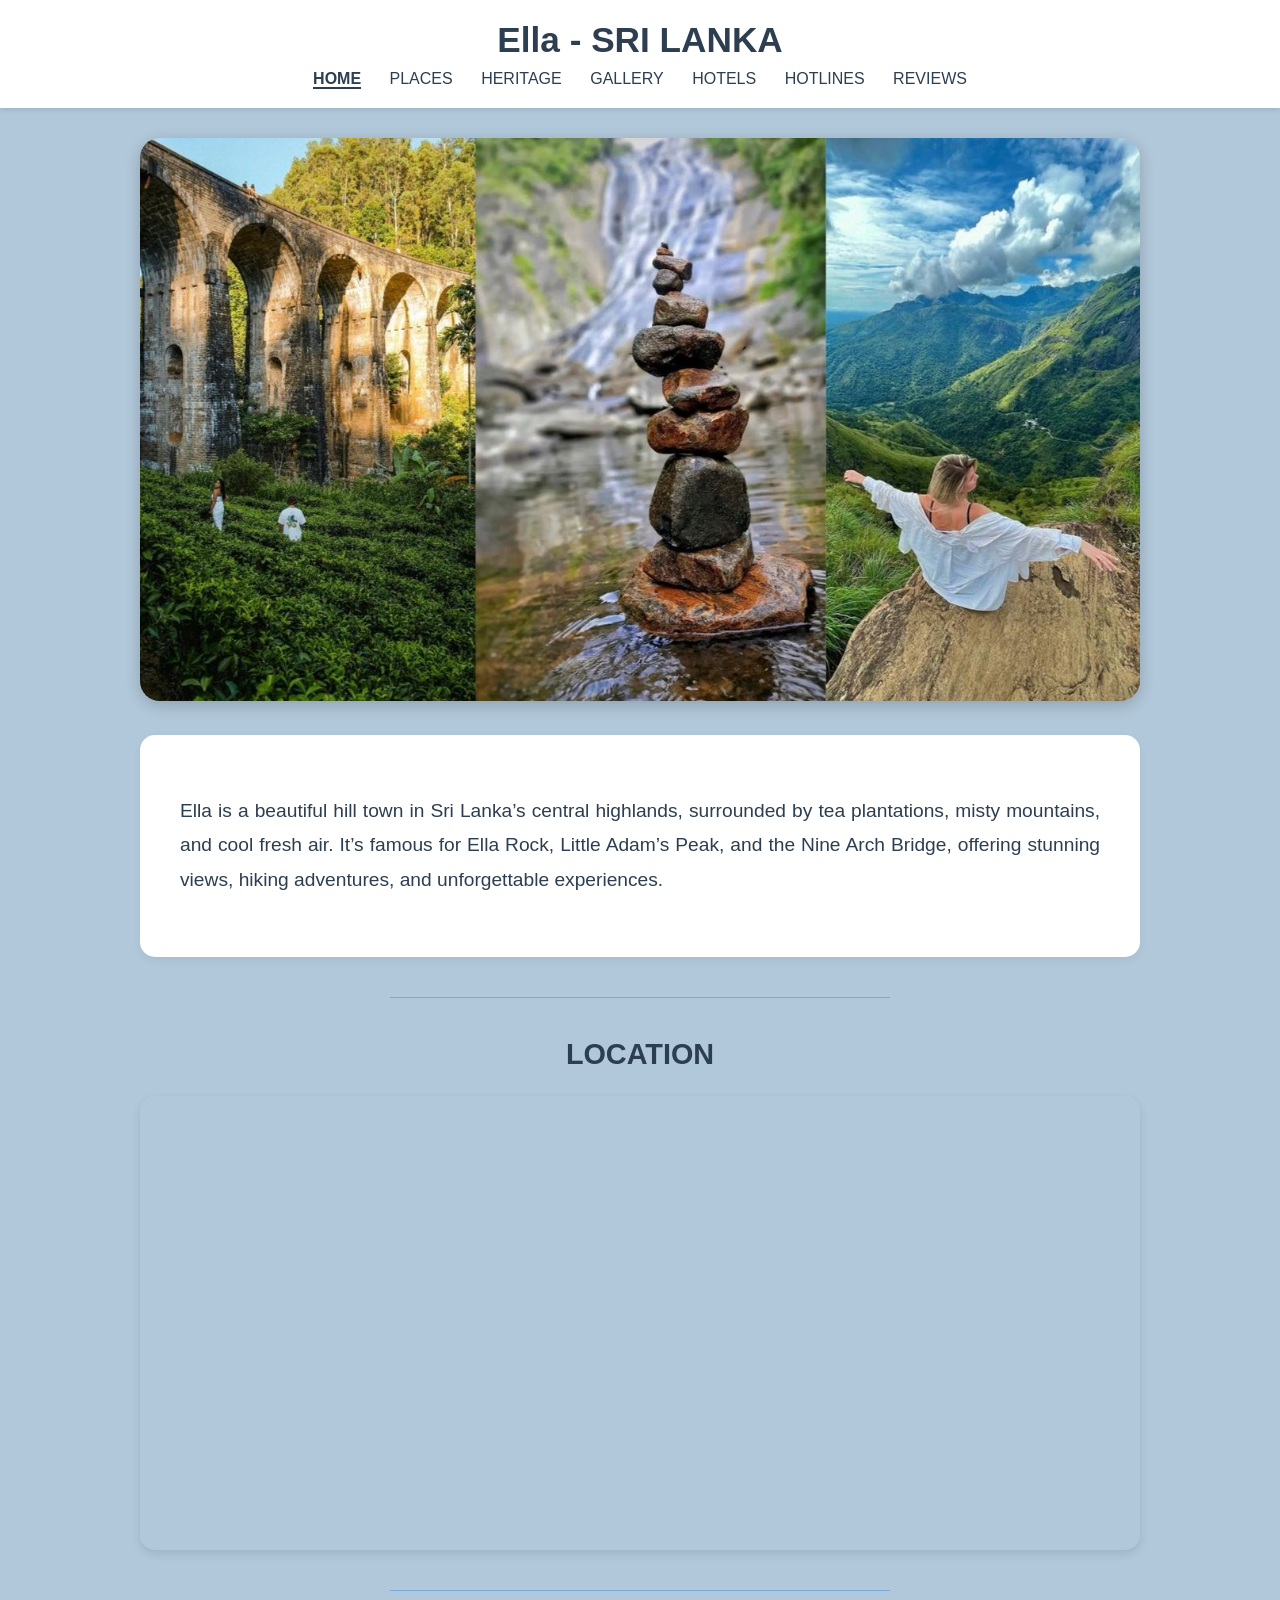
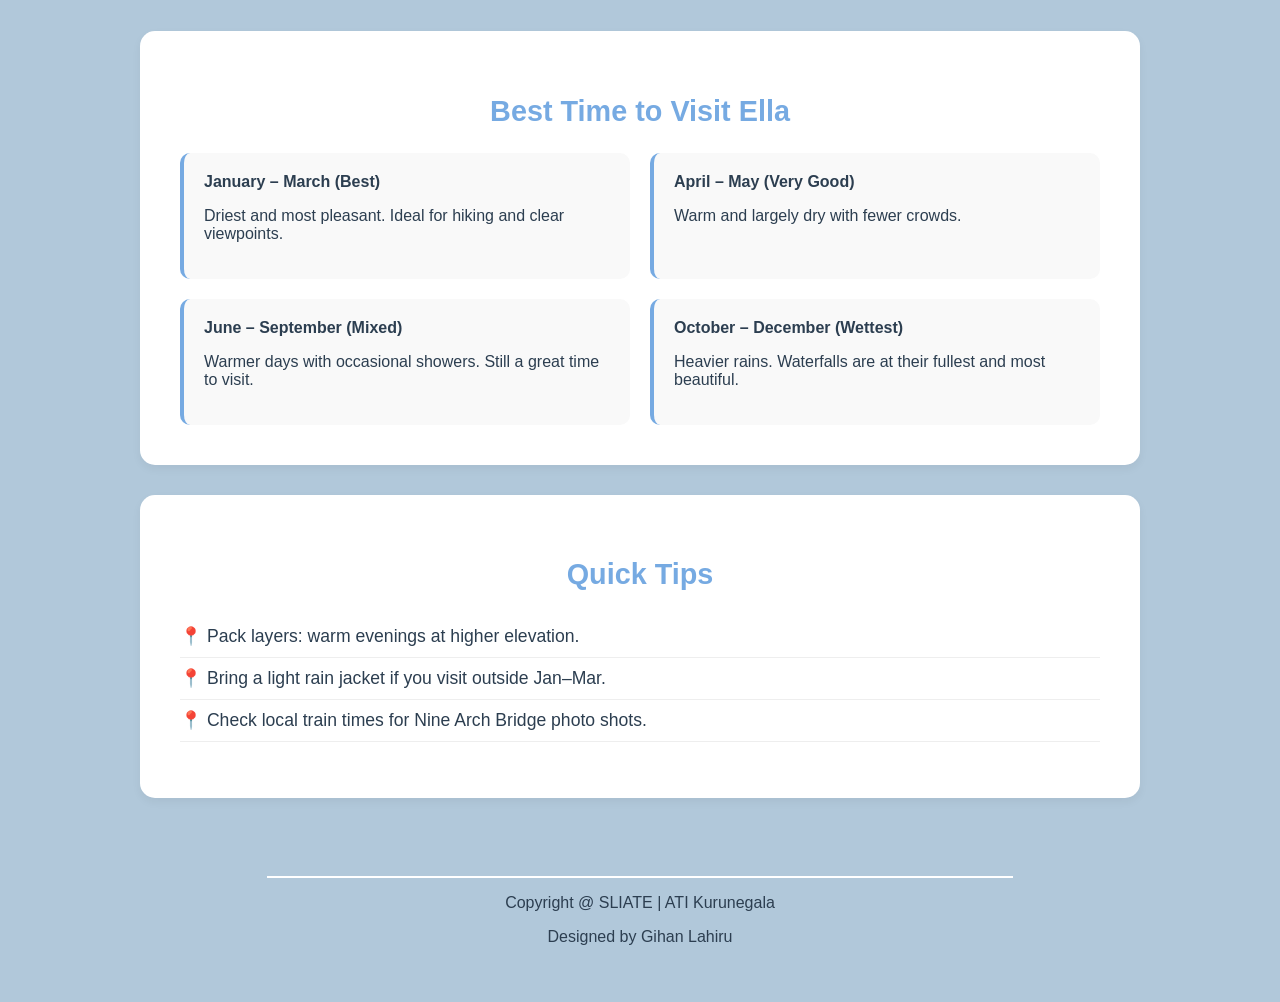
<file: index.html>
<!DOCTYPE html>
<html lang="en">

<head>
    <meta charset="UTF-8">
    <meta name="viewport" content="width=device-width, initial-scale=1.0">
    <title>City Guide - Ella Home</title>
    <link rel="stylesheet" href="styles/css/home.css">
</head>

<body class="banner">

    <div id="topbar" class="topbar">
        <h1>Ella - SRI LANKA</h1>
        <nav>
            <a href="index.html" class="active">HOME</a>
            <a href="places.html">PLACES</a>
            <a href="heritage.html">HERITAGE</a>
            <a href="gallery.html">GALLERY</a>
            <a href="hotels.html">HOTELS</a>
            <a href="contacts.html">HOTLINES</a>
            <a href="reviews.html">REVIEWS</a>
        </nav>
    </div>

    <div class="content-container">
        <div class="hero-section">
            <img id="main_img" src="styles/cc.jpg" alt="Ella Scenery">
        </div>

        <div class="info-card">
            <p class="paragraph">
                Ella is a beautiful hill town in Sri Lanka’s central highlands, surrounded by tea plantations,
                misty mountains, and cool fresh air. It’s famous for Ella Rock, Little Adam’s Peak, and the Nine Arch
                Bridge,
                offering stunning views, hiking adventures, and unforgettable experiences.
            </p>
        </div>

        <hr class="section-divider">

        <div class="location-section">
            <h2 class="section-title">LOCATION</h2>
            <div class="map-container">
                <iframe
                    src="https://www.google.com/maps/embed?pb=!1m18!1m12!1m3!1d15843.1565578135!2d81.0416!3d6.8742!2m3!1f0!2f0!3f0!3m2!1i1024!2i768!4f13.1!3m3!1m2!1s0x3ae46593f6319881%3A0x6b406e987c90e0e9!2sElla!5e0!3m2!1sen!2slk!4v1700000000000"
                    width="100%" height="450" style="border:0;" allowfullscreen="" loading="lazy"></iframe>
            </div>
        </div>

        <hr class="section-divider">

        <div class="info-card">
            <h2 class="section-title blue">Best Time to Visit Ella</h2>
            <div class="season-list">
                <div class="season-item">
                    <strong>January – March (Best)</strong>
                    <p>Driest and most pleasant. Ideal for hiking and clear viewpoints.</p>
                </div>
                <div class="season-item">
                    <strong>April – May (Very Good)</strong>
                    <p>Warm and largely dry with fewer crowds.</p>
                </div>
                <div class="season-item">
                    <strong>June – September (Mixed)</strong>
                    <p>Warmer days with occasional showers. Still a great time to visit.</p>
                </div>
                <div class="season-item">
                    <strong>October – December (Wettest)</strong>
                    <p>Heavier rains. Waterfalls are at their fullest and most beautiful.</p>
                </div>
            </div>
        </div>

        <div class="info-card tips-box">
            <h2 class="section-title blue">Quick Tips</h2>
            <ul class="tips-list">
                <li>Pack layers: warm evenings at higher elevation.</li>
                <li>Bring a light rain jacket if you visit outside Jan–Mar.</li>
                <li>Check local train times for Nine Arch Bridge photo shots.</li>
            </ul>
        </div>
    </div>

    <footer class="footer">
        <hr>
        <p>Copyright @ <a href="http://www.sliate.ac.lk/">SLIATE</a> | ATI Kurunegala</p>
        <p>Designed by <a href="#">Gihan Lahiru</a></p>
    </footer>

    <script>
        window.onscroll = function () {
            let topbar = document.getElementById('topbar');
            if (window.pageYOffset > 50) {
                topbar.style.padding = "10px";
            } else {
                topbar.style.padding = "20px";
            }
        };
    </script>
</body>

</html>
</file>
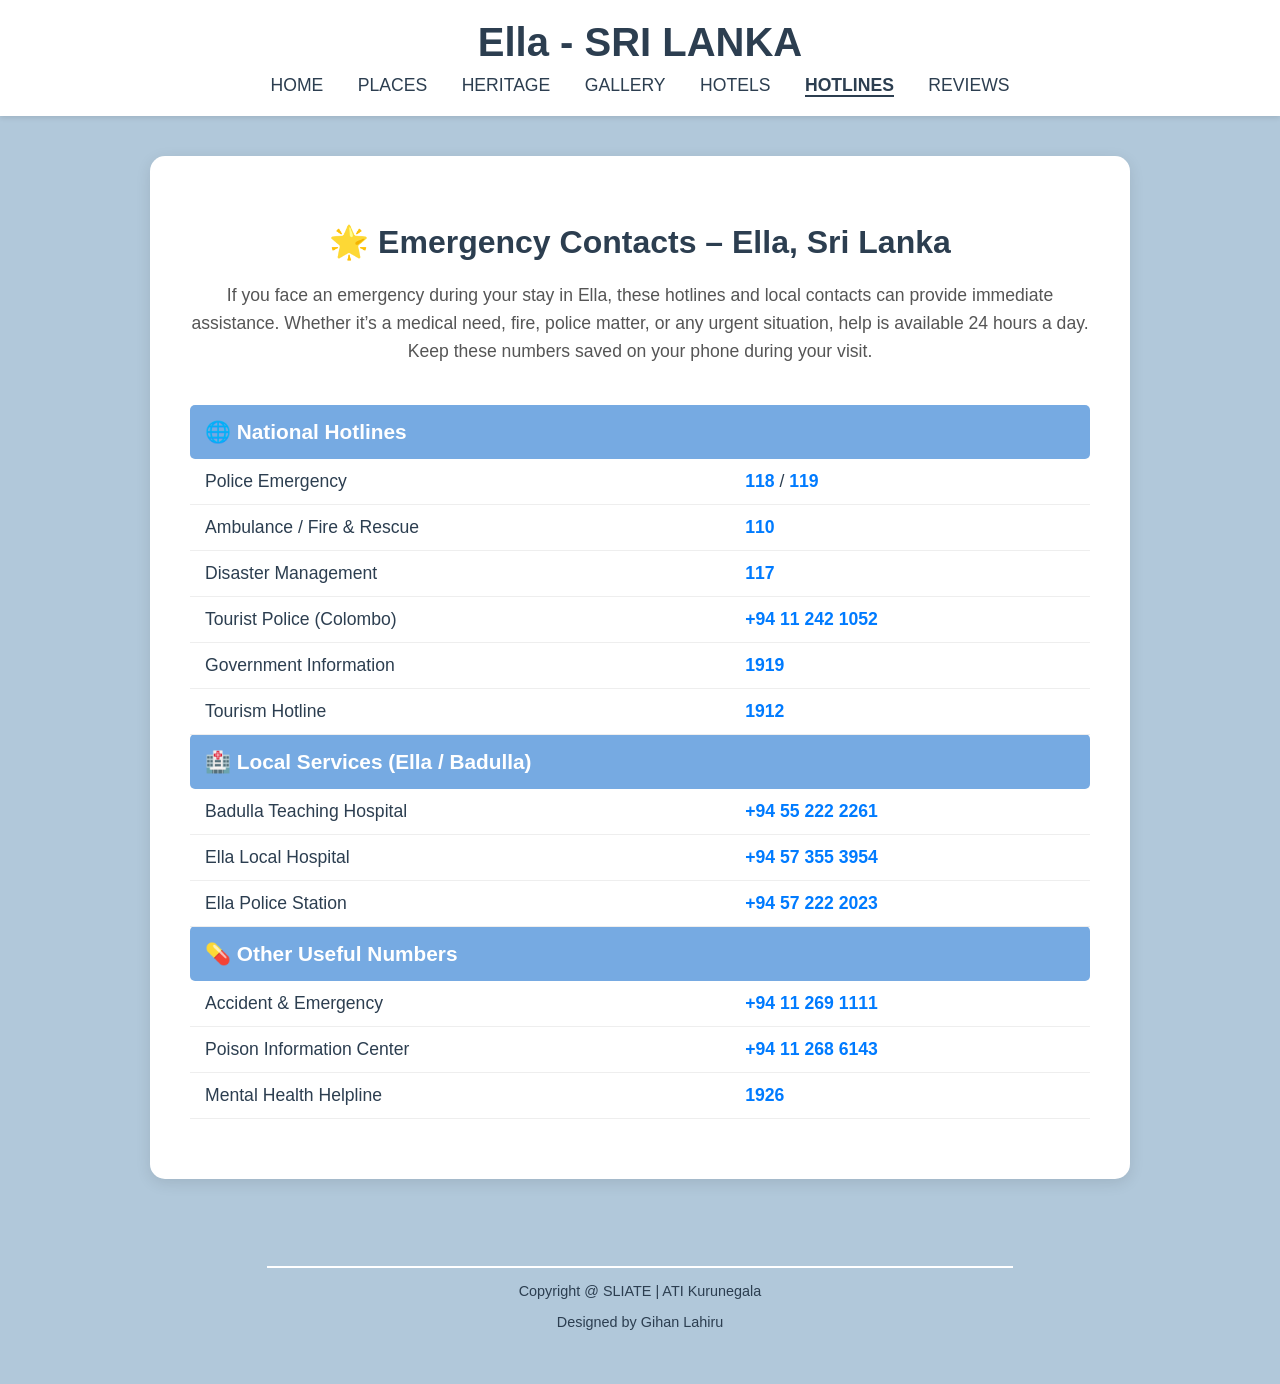
<file: contacts.html>
<!DOCTYPE html>
<html>

<head>
    <title>City Guide - Ella Hotlines</title>
    <link rel="stylesheet" href="styles/css/contacts.css">
</head>

<body class="banner">

    <div id="topbar" class="topbar">
        <h1>Ella - SRI LANKA</h1>
        <nav>
            <a href="index.html">HOME</a>
            <a href="places.html">PLACES</a>
            <a href="heritage.html">HERITAGE</a>
            <a href="gallery.html">GALLERY</a>
            <a href="hotels.html">HOTELS</a>
            <a href="contacts.html" class="active">HOTLINES</a>
            <a href="reviews.html">REVIEWS</a>
        </nav>
    </div>

    <div class="content-container">
        <h2 class="main-title">🌟 Emergency Contacts – Ella, Sri Lanka</h2>
        <p class="description">
            If you face an emergency during your stay in Ella, these hotlines and local contacts can provide immediate
            assistance.
            Whether it’s a medical need, fire, police matter, or any urgent situation, help is available 24 hours a day.
            Keep these numbers saved on your phone during your visit.
        </p>

        <table class="contact-table">
            <thead>
                <tr>
                    <th colspan="2">🌐 National Hotlines</th>
                </tr>
            </thead>
            <tbody>
                <tr>
                    <td>Police Emergency</td>
                    <td><a href="tel:118">118</a> / <a href="tel:119">119</a></td>
                </tr>
                <tr>
                    <td>Ambulance / Fire & Rescue</td>
                    <td><a href="tel:110">110</a></td>
                </tr>
                <tr>
                    <td>Disaster Management</td>
                    <td><a href="tel:117">117</a></td>
                </tr>
                <tr>
                    <td>Tourist Police (Colombo)</td>
                    <td><a href="tel:+94112421052">+94 11 242 1052</a></td>
                </tr>
                <tr>
                    <td>Government Information</td>
                    <td><a href="tel:1919">1919</a></td>
                </tr>
                <tr>
                    <td>Tourism Hotline</td>
                    <td><a href="tel:1912">1912</a></td>
                </tr>
            </tbody>

            <thead>
                <tr>
                    <th colspan="2">🏥 Local Services (Ella / Badulla)</th>
                </tr>
            </thead>
            <tbody>
                <tr>
                    <td>Badulla Teaching Hospital</td>
                    <td><a href="tel:+94552222261">+94 55 222 2261</a></td>
                </tr>
                <tr>
                    <td>Ella Local Hospital</td>
                    <td><a href="tel:+94573553954">+94 57 355 3954</a></td>
                </tr>
                <tr>
                    <td>Ella Police Station</td>
                    <td><a href="tel:+94572222023">+94 57 222 2023</a></td>
                </tr>
            </tbody>

            <thead>
                <tr>
                    <th colspan="2">💊 Other Useful Numbers</th>
                </tr>
            </thead>
            <tbody>
                <tr>
                    <td>Accident & Emergency</td>
                    <td><a href="tel:+94112691111">+94 11 269 1111</a></td>
                </tr>
                <tr>
                    <td>Poison Information Center</td>
                    <td><a href="tel:+94112686143">+94 11 268 6143</a></td>
                </tr>
                <tr>
                    <td>Mental Health Helpline</td>
                    <td><a href="tel:1926">1926</a></td>
                </tr>
            </tbody>
        </table>
    </div>

    <footer class="footer">
        <hr>
        <p>Copyright @ <a href="http://www.sliate.ac.lk/">SLIATE</a> | ATI Kurunegala</p>
        <p>Designed by <a href="#">Gihan Lahiru</a></p>
    </footer>

    <script>
        window.onscroll = function () {
            let topbar = document.getElementById('topbar');
            if (window.pageYOffset > 50) {
                topbar.style.padding = "10px";
            } else {
                topbar.style.padding = "20px";
            }
        };
    </script>
</body>

</html>
</file>
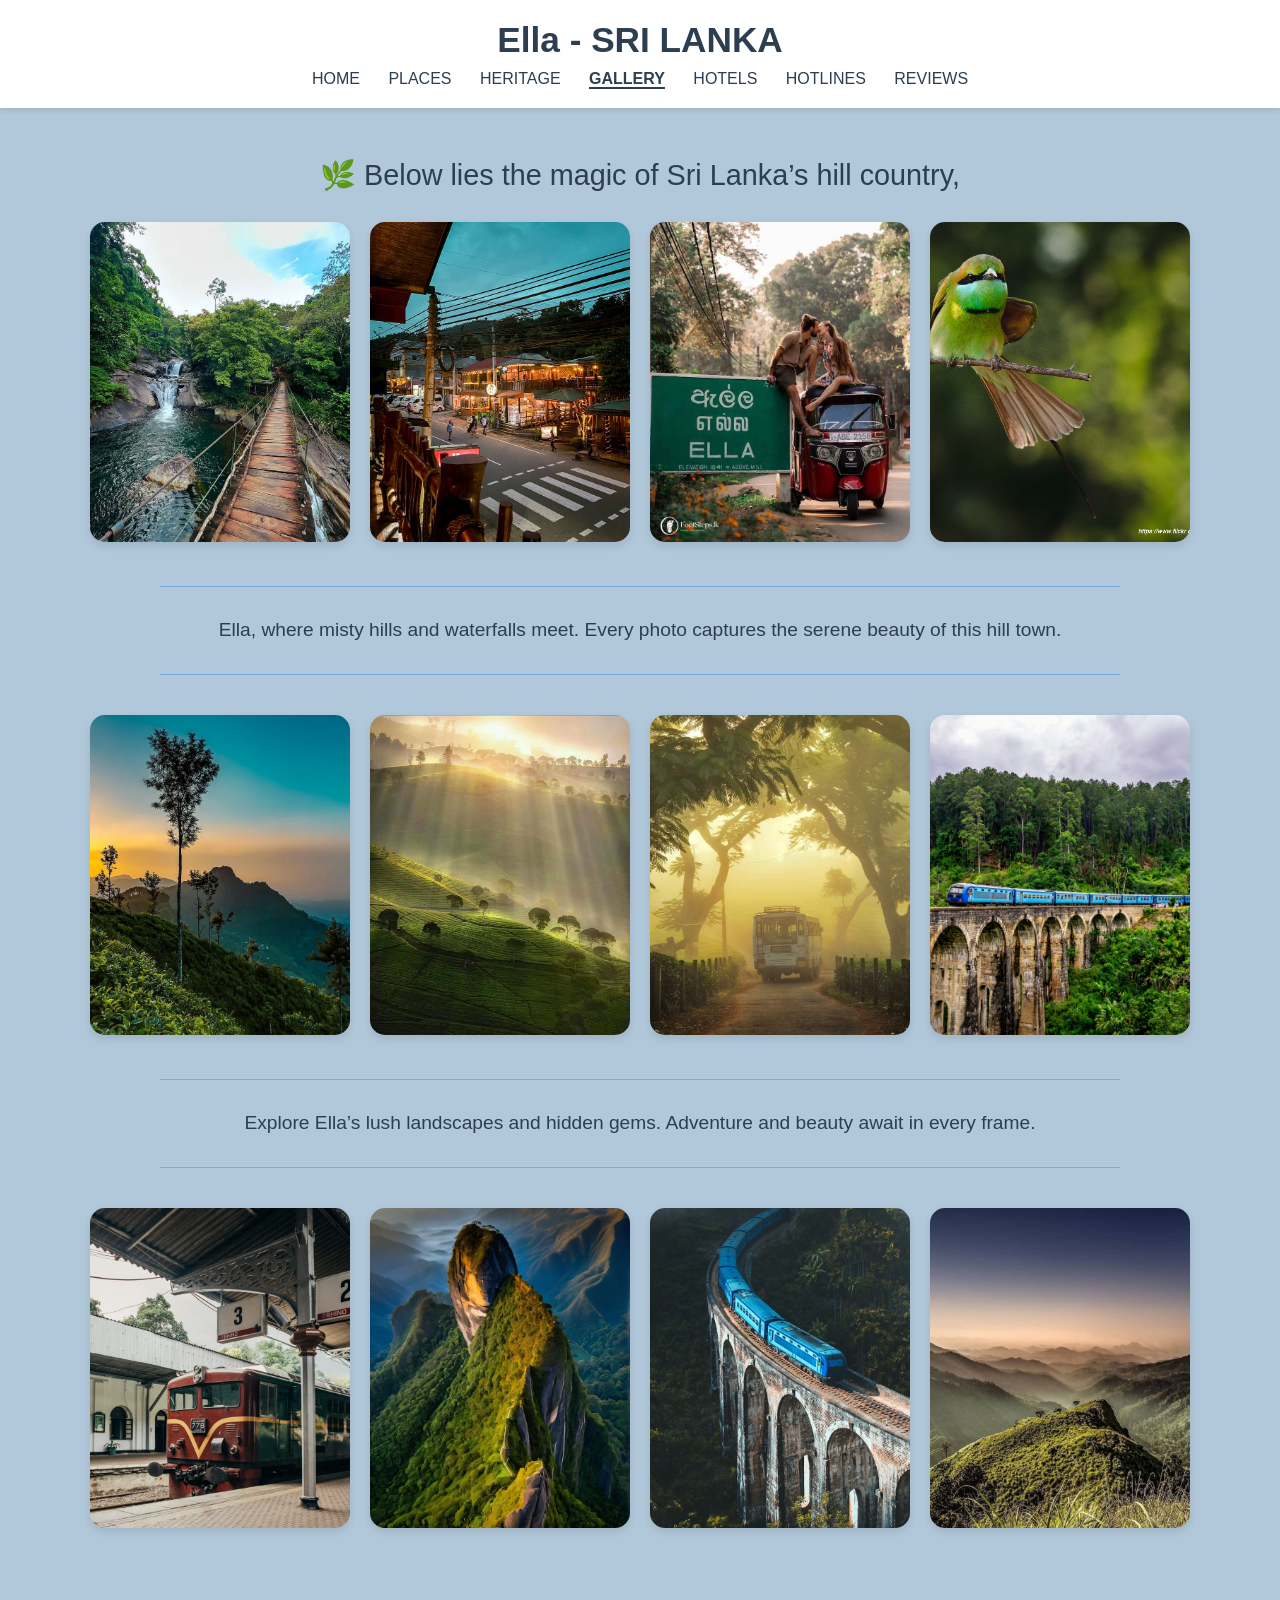
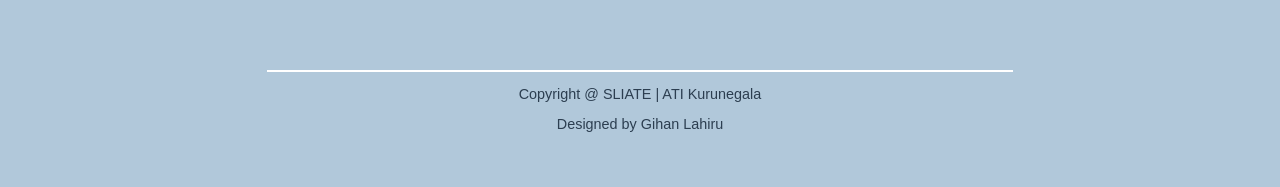
<file: gallery.html>
<!DOCTYPE html>
<html>

<head>
        <title>City Guide - Ella Gallery</title>
        <link rel="stylesheet" href="styles/css/gallery.css">
</head>

<body class="banner">

        <div id="topbar" class="topbar">
                <h1>Ella - SRI LANKA</h1>
                <nav>
                        <a href="index.html">HOME</a>
                        <a href="places.html">PLACES</a>
                        <a href="heritage.html">HERITAGE</a>
                        <a href="gallery.html" class="active">GALLERY</a>
                        <a href="hotels.html">HOTELS</a>
                        <a href="contacts.html">HOTLINES</a>
                        <a href="reviews.html">REVIEWS</a>
                </nav>
        </div>

        <div class="content-container">
                <section class="intro-text">
                        🌿 Below lies the magic of Sri Lanka’s hill country,
                </section>

                <div class="gallery-grid">
                        <div class="galleryimg">
                                <a target="_blank" href="styles/css/gallery/Bambarakiri Ella _ Matale , Sri Lanka.jpg">
                                        <img src="styles/css/gallery/Bambarakiri Ella _ Matale , Sri Lanka.jpg"
                                                alt="Bambarakiri Ella">
                                </a>
                        </div>
                        <div class="galleryimg">
                                <a target="_blank"
                                        href="styles/css/gallery/Top 11 Unmissable Experiences in Ella, Sri Lanka.jpg">
                                        <img src="styles/css/gallery/Top 11 Unmissable Experiences in Ella, Sri Lanka.jpg"
                                                alt="Experiences">
                                </a>
                        </div>
                        <div class="galleryimg">
                                <a target="_blank"
                                        href="styles/css/gallery/Best 18 Things to do in Ella Sri Lanka - FootSteps_lk.jpg">
                                        <img src="styles/css/gallery/Best 18 Things to do in Ella Sri Lanka - FootSteps_lk.jpg"
                                                alt="Things to do">
                                </a>
                        </div>
                        <div class="galleryimg">
                                <a target="_blank" href="styles/bird.jpg">
                                        <img src="styles/bird.jpg" alt="Bird">
                                </a>
                        </div>
                </div>

                <div class="quote-box">
                        <hr>
                        <p>Ella, where misty hills and waterfalls meet. Every photo captures the serene beauty of this
                                hill town.</p>
                        <hr>
                </div>

                <div class="gallery-grid">
                        <div class="galleryimg">
                                <a target="_blank" href="styles/css/gallery/download (1).jpg">
                                        <img src="styles/css/gallery/download (1).jpg" alt="Ella 1">
                                </a>
                        </div>
                        <div class="galleryimg">
                                <a target="_blank" href="styles/css/gallery/download (2).jpg">
                                        <img src="styles/css/gallery/download (2).jpg" alt="Ella 2">
                                </a>
                        </div>
                        <div class="galleryimg">
                                <a target="_blank" href="styles/css/gallery/download (3).jpg">
                                        <img src="styles/css/gallery/download (3).jpg" alt="Ella 3">
                                </a>
                        </div>
                        <div class="galleryimg">
                                <a target="_blank" href="styles/css/gallery/replace.jpg">
                                        <img src="styles/css/gallery/replace.jpg" alt="Ella 4">
                                </a>
                        </div>
                </div>

                <div class="quote-box">
                        <hr>
                        <p>Explore Ella’s lush landscapes and hidden gems. Adventure and beauty await in every frame.
                        </p>
                        <hr>
                </div>

                <div class="gallery-grid">
                        <div class="galleryimg">
                                <a target="_blank"
                                        href="styles/css/gallery/Ella and Kandy, Sri Lanka_ Travel Guide _ HelloEmilia.jpg">
                                        <img src="styles/css/gallery/Ella and Kandy, Sri Lanka_ Travel Guide _ HelloEmilia.jpg"
                                                alt="Travel Guide">
                                </a>
                        </div>
                        <div class="galleryimg">
                                <a target="_blank"
                                        href="styles/css/gallery/Ella Gap Adventure_ Sri Lanka - Discover the Magic of Ella Gap_ Sri Lanka's Hill Country___.jpg">
                                        <img src="styles/css/gallery/Ella Gap Adventure_ Sri Lanka - Discover the Magic of Ella Gap_ Sri Lanka's Hill Country___.jpg"
                                                alt="Ella Gap">
                                </a>
                        </div>
                        <div class="galleryimg">
                                <a target="_blank" href="styles/css/gallery/Ella, Sri Lanka.jpg">
                                        <img src="styles/css/gallery/Ella, Sri Lanka.jpg" alt="Ella View">
                                </a>
                        </div>
                        <div class="galleryimg">
                                <a target="_blank" href="styles/css/gallery/Mini Adams Peak View.jpg">
                                        <img src="styles/css/gallery/Mini Adams Peak View.jpg" alt="Mini Adams Peak">
                                </a>
                        </div>
                </div>
        </div>

        <footer class="footer">
                <hr>
                <p>Copyright @ <a href="http://www.sliate.ac.lk/">SLIATE</a> | ATI Kurunegala</p>
                <p>Designed by <a href="#">Gihan Lahiru</a></p>
        </footer>

        <script>
                window.onscroll = function () {
                        let topbar = document.getElementById('topbar');
                        if (window.pageYOffset > 50) {
                                topbar.style.padding = "10px";
                        } else {
                                topbar.style.padding = "20px";
                        }
                };
        </script>
</body>

</html>
</file>
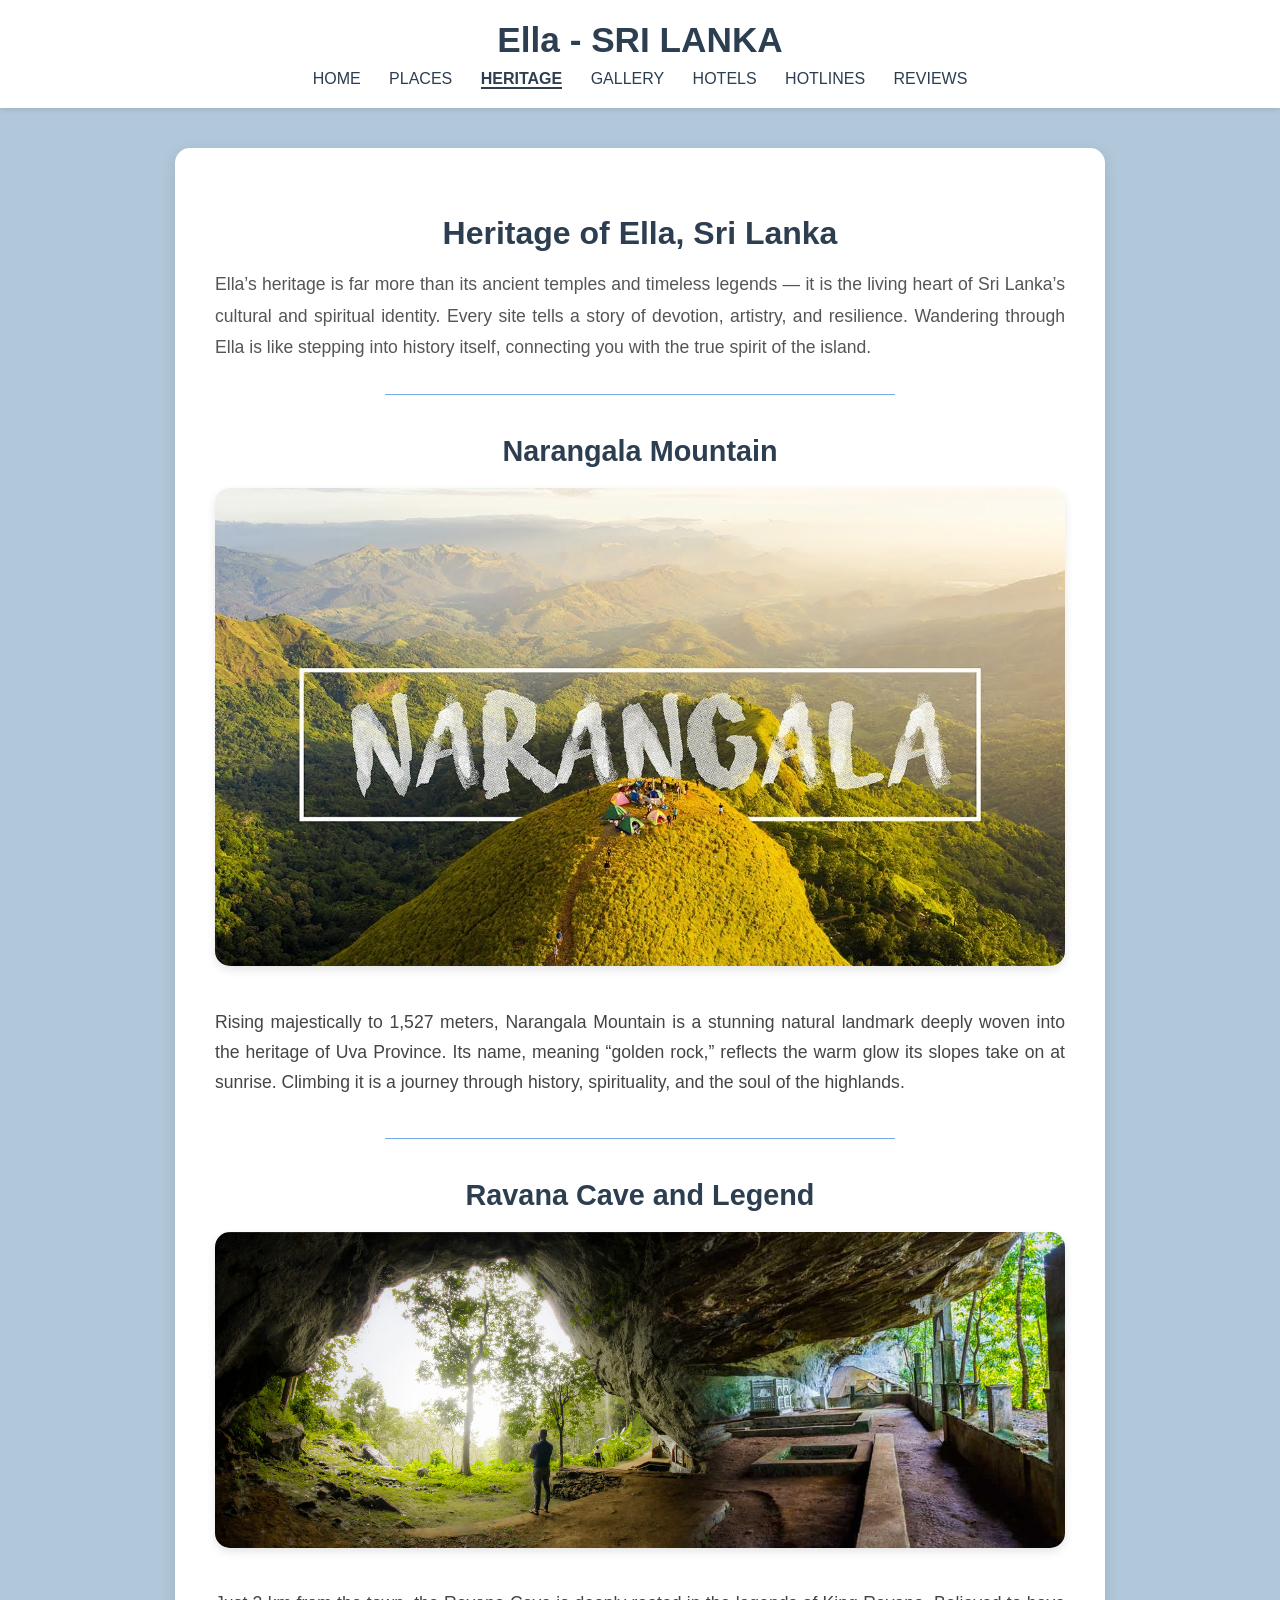
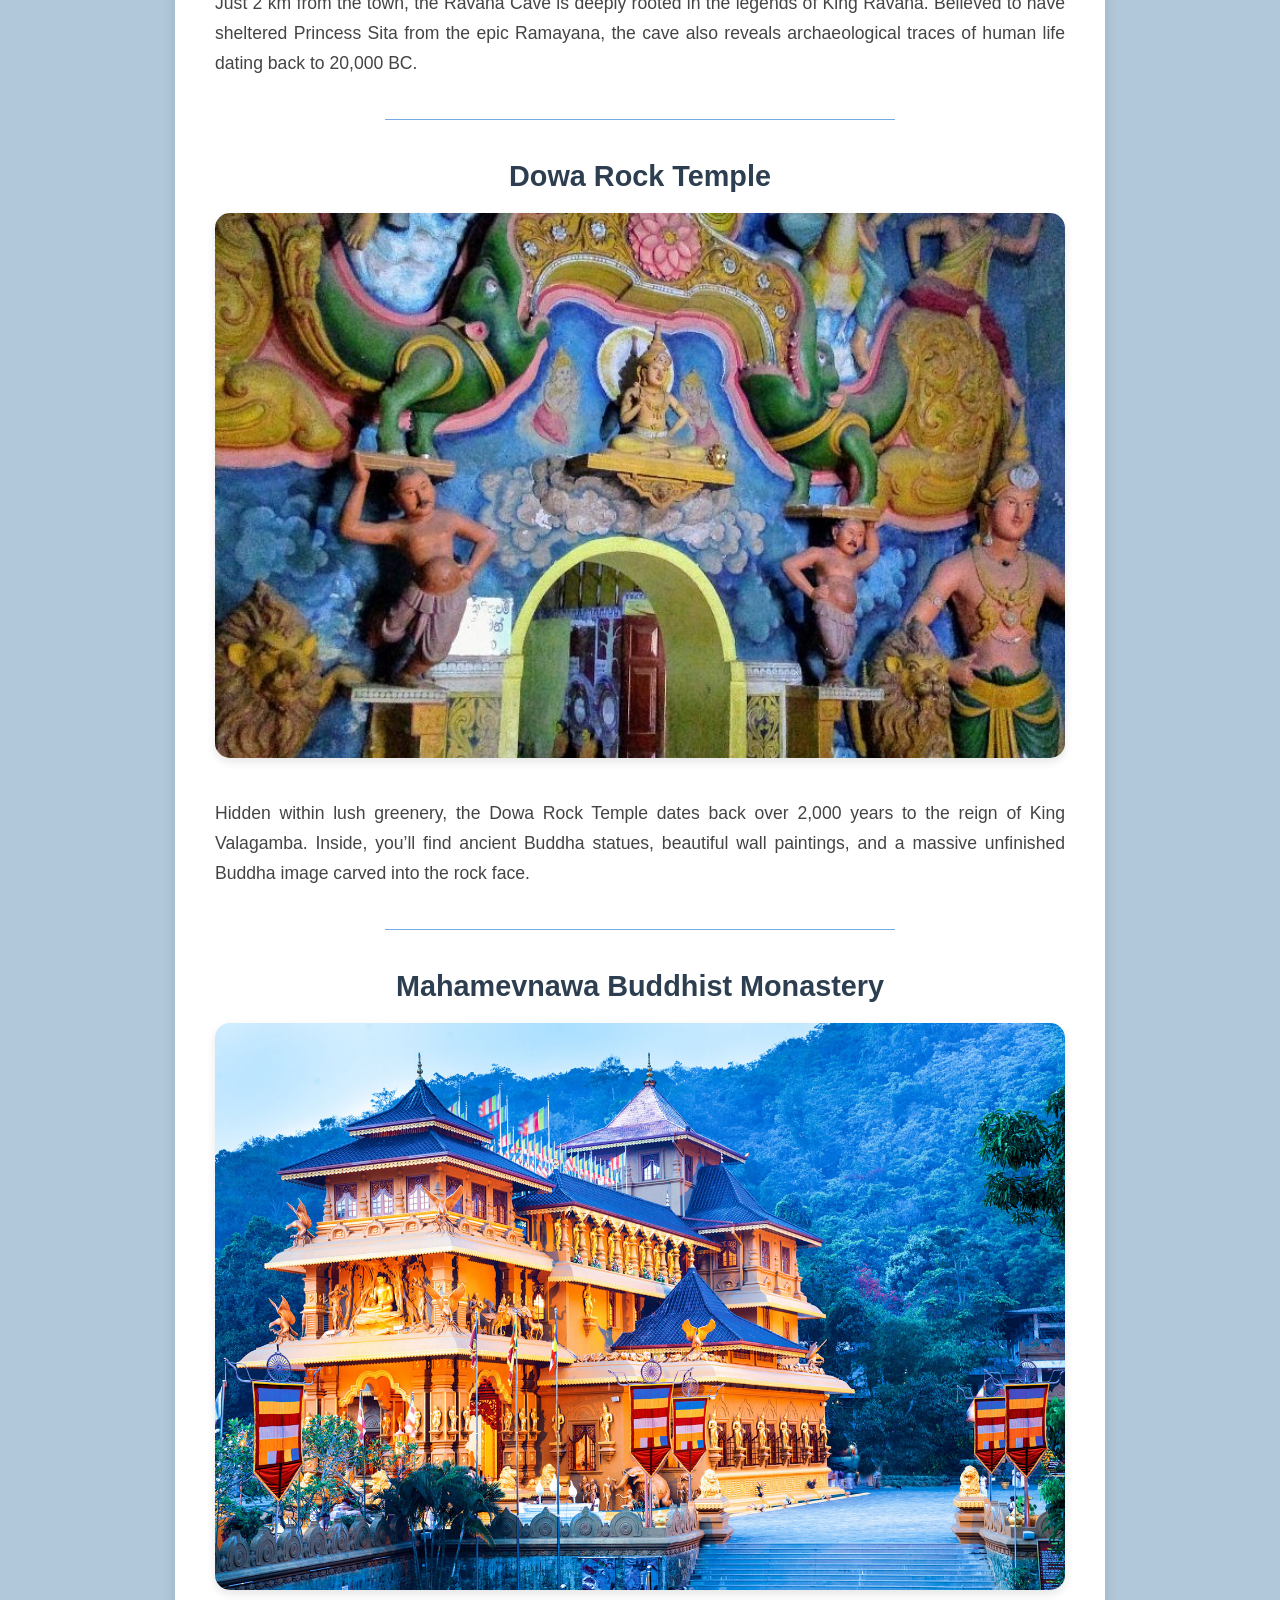
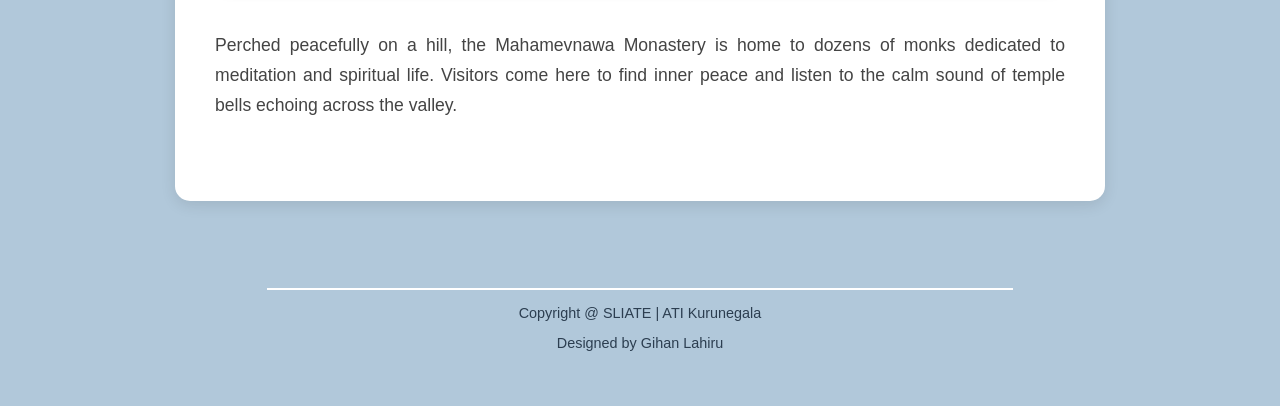
<file: heritage.html>
<!DOCTYPE html>
<html>

<head>
    <title>City Guide - Ella Heritage</title>
    <link rel="stylesheet" href="styles/css/heritage.css">
</head>

<body class="banner">

    <div id="topbar" class="topbar">
        <h1>Ella - SRI LANKA</h1>
        <nav>
            <a href="index.html">HOME</a>
            <a href="places.html">PLACES</a>
            <a href="heritage.html" class="active">HERITAGE</a>
            <a href="gallery.html">GALLERY</a>
            <a href="hotels.html">HOTELS</a>
            <a href="contacts.html">HOTLINES</a>
            <a href="reviews.html">REVIEWS</a>
        </nav>
    </div>

    <div class="content-container">
        <div class="section-intro">
            <h2>Heritage of Ella, Sri Lanka</h2>
            <p>
                Ella’s heritage is far more than its ancient temples and timeless legends — it is the living heart of
                Sri Lanka’s cultural and spiritual identity.
                Every site tells a story of devotion, artistry, and resilience. Wandering through Ella is like stepping
                into history itself, connecting you with the true spirit of the island.
            </p>
        </div>

        <hr class="section-divider">

        <div class="heritage-item">
            <h3>Narangala Mountain</h3>
            <div class="image-wrapper">
                <img src="styles/maxresdefault.jpg" alt="Narangala Mountain">
            </div>
            <p>
                Rising majestically to 1,527 meters, Narangala Mountain is a stunning natural landmark deeply woven into
                the heritage of Uva Province.
                Its name, meaning “golden rock,” reflects the warm glow its slopes take on at sunrise. Climbing it is a
                journey through history, spirituality, and the soul of the highlands.
            </p>
        </div>

        <hr class="section-divider">

        <div class="heritage-item">
            <h3>Ravana Cave and Legend</h3>
            <div class="image-wrapper">
                <img src="styles/LK94.jpg" alt="Ravana Cave">
            </div>
            <p>
                Just 2 km from the town, the Ravana Cave is deeply rooted in the legends of King Ravana. Believed to
                have sheltered Princess Sita from the epic Ramayana,
                the cave also reveals archaeological traces of human life dating back to 20,000 BC.
            </p>
        </div>

        <hr class="section-divider">

        <div class="heritage-item">
            <h3>Dowa Rock Temple</h3>
            <div class="image-wrapper">
                <img src="styles/dowa1.jpg" alt="Dowa Rock Temple">
            </div>
            <p>
                Hidden within lush greenery, the Dowa Rock Temple dates back over 2,000 years to the reign of King
                Valagamba.
                Inside, you’ll find ancient Buddha statues, beautiful wall paintings, and a massive unfinished Buddha
                image carved into the rock face.
            </p>
        </div>

        <hr class="section-divider">

        <div class="heritage-item">
            <h3>Mahamevnawa Buddhist Monastery</h3>
            <div class="image-wrapper">
                <img src="styles/Maligawa.jpg" alt="Mahamevnawa Monastery">
            </div>
            <p>
                Perched peacefully on a hill, the Mahamevnawa Monastery is home to dozens of monks dedicated to
                meditation and spiritual life.
                Visitors come here to find inner peace and listen to the calm sound of temple bells echoing across the
                valley.
            </p>
        </div>
    </div>

    <footer class="footer">
        <hr>
        <p>Copyright @ <a href="http://www.sliate.ac.lk/">SLIATE</a> | ATI Kurunegala</p>
        <p>Designed by <a href="#">Gihan Lahiru</a></p>
    </footer>

    <script>
        window.onscroll = function () {
            let topbar = document.getElementById('topbar');
            if (window.pageYOffset > 50) {
                topbar.style.padding = "10px";
            } else {
                topbar.style.padding = "20px";
            }
        };
    </script>
</body>

</html>
</file>
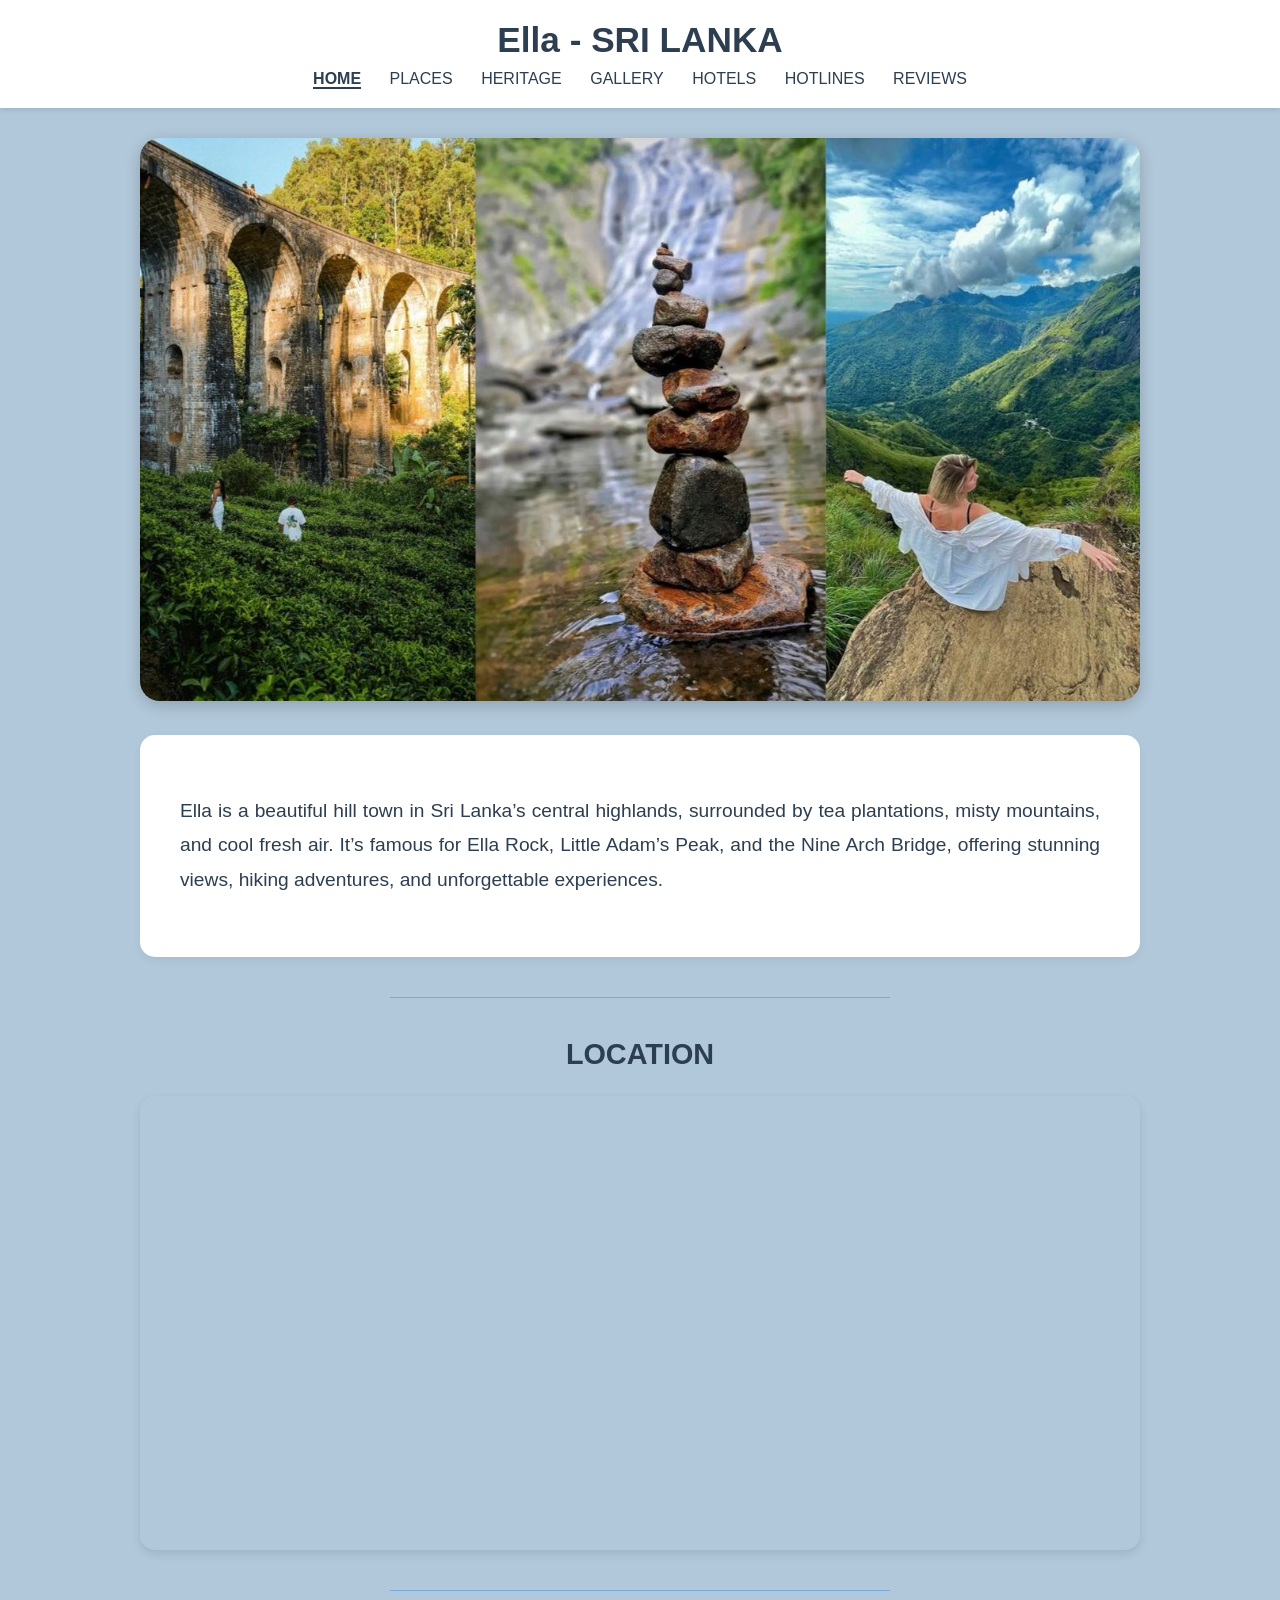
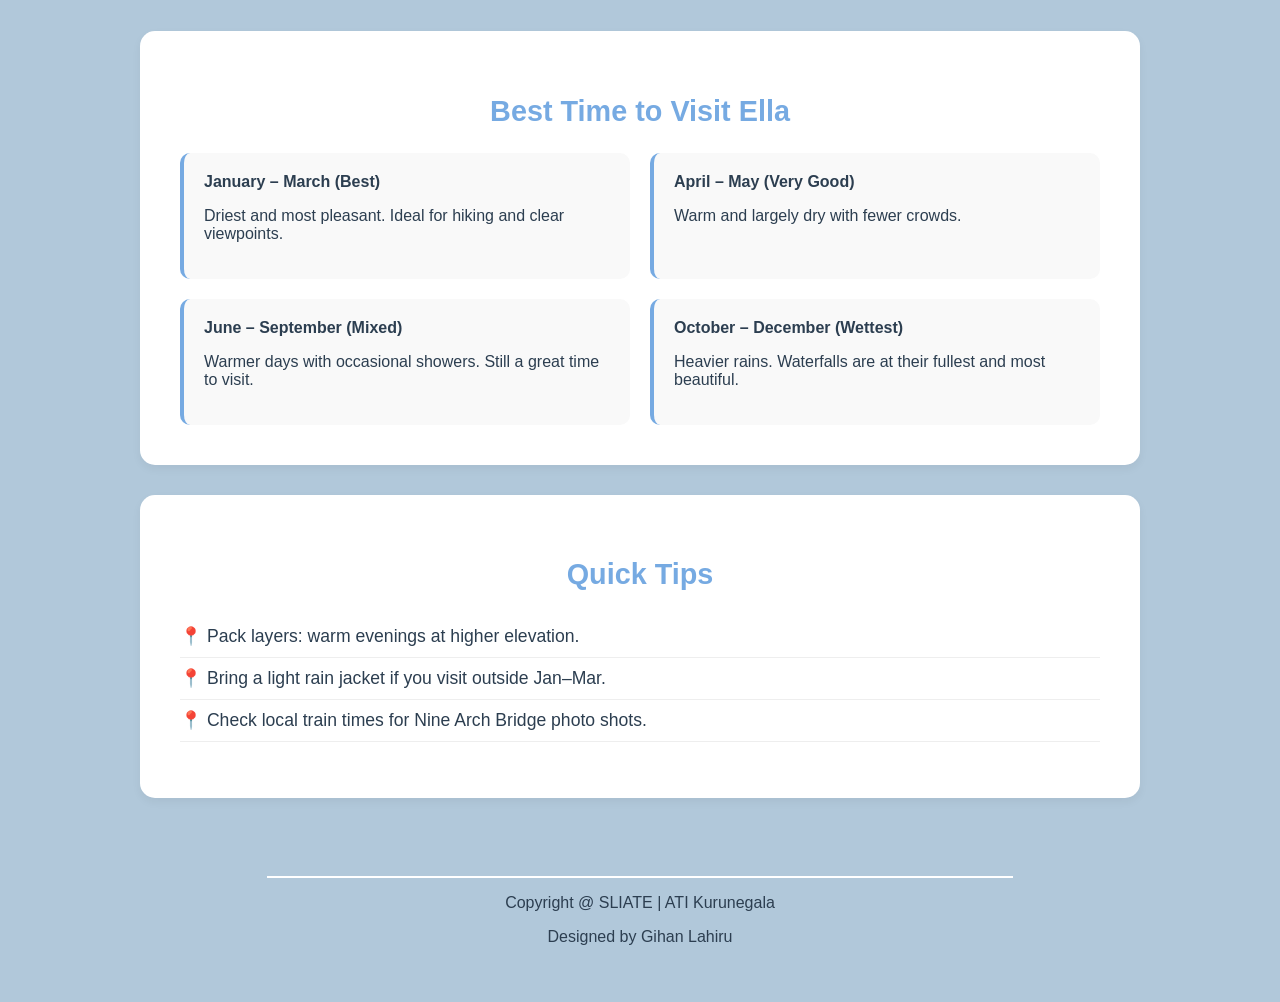
<file: home.html>
<!DOCTYPE html>
<html>

<head>
    <title>City Guide - Ella Home</title>
    <link rel="stylesheet" href="styles/css/home.css">
</head>

<body class="banner">

    <div id="topbar" class="topbar">
        <h1>Ella - SRI LANKA</h1>
        <nav>
            <a href="index.html" class="active">HOME</a>
            <a href="places.html">PLACES</a>
            <a href="heritage.html">HERITAGE</a>
            <a href="gallery.html">GALLERY</a>
            <a href="hotels.html">HOTELS</a>
            <a href="contacts.html">HOTLINES</a>
            <a href="reviews.html">REVIEWS</a>
        </nav>
    </div>

    <div class="content-container">
        <div class="hero-section">
            <img id="main_img" src="styles/cc.jpg" alt="Ella Scenery">
        </div>

        <div class="info-card">
            <p class="paragraph">
                Ella is a beautiful hill town in Sri Lanka’s central highlands, surrounded by tea plantations,
                misty mountains, and cool fresh air. It’s famous for Ella Rock, Little Adam’s Peak, and the Nine Arch
                Bridge,
                offering stunning views, hiking adventures, and unforgettable experiences.
            </p>
        </div>

        <hr class="section-divider">

        <div class="location-section">
            <h2 class="section-title">LOCATION</h2>
            <div class="map-container">
                <iframe
                    src="https://www.google.com/maps/embed?pb=!1m18!1m12!1m3!1d15843.1565578135!2d81.0416!3d6.8742!2m3!1f0!2f0!3f0!3m2!1i1024!2i768!4f13.1!3m3!1m2!1s0x3ae46593f6319881%3A0x6b406e987c90e0e9!2sElla!5e0!3m2!1sen!2slk!4v1700000000000"
                    width="100%" height="450" style="border:0;" allowfullscreen="" loading="lazy"></iframe>
            </div>
        </div>

        <hr class="section-divider">

        <div class="info-card">
            <h2 class="section-title blue">Best Time to Visit Ella</h2>
            <div class="season-list">
                <div class="season-item">
                    <strong>January – March (Best)</strong>
                    <p>Driest and most pleasant. Ideal for hiking and clear viewpoints.</p>
                </div>
                <div class="season-item">
                    <strong>April – May (Very Good)</strong>
                    <p>Warm and largely dry with fewer crowds.</p>
                </div>
                <div class="season-item">
                    <strong>June – September (Mixed)</strong>
                    <p>Warmer days with occasional showers. Still a great time to visit.</p>
                </div>
                <div class="season-item">
                    <strong>October – December (Wettest)</strong>
                    <p>Heavier rains. Waterfalls are at their fullest and most beautiful.</p>
                </div>
            </div>
        </div>

        <div class="info-card tips-box">
            <h2 class="section-title blue">Quick Tips</h2>
            <ul class="tips-list">
                <li>Pack layers: warm evenings at higher elevation.</li>
                <li>Bring a light rain jacket if you visit outside Jan–Mar.</li>
                <li>Check local train times for Nine Arch Bridge photo shots.</li>
            </ul>
        </div>
    </div>

    <footer class="footer">
        <hr>
        <p>Copyright @ <a href="http://www.sliate.ac.lk/">SLIATE</a> | ATI Kurunegala</p>
        <p>Designed by <a href="#">Gihan Lahiru</a></p>
    </footer>

    <script>
        window.onscroll = function () {
            let topbar = document.getElementById('topbar');
            if (window.pageYOffset > 50) {
                topbar.style.padding = "10px";
            } else {
                topbar.style.padding = "20px";
            }
        };
    </script>
</body>

</html>
</file>
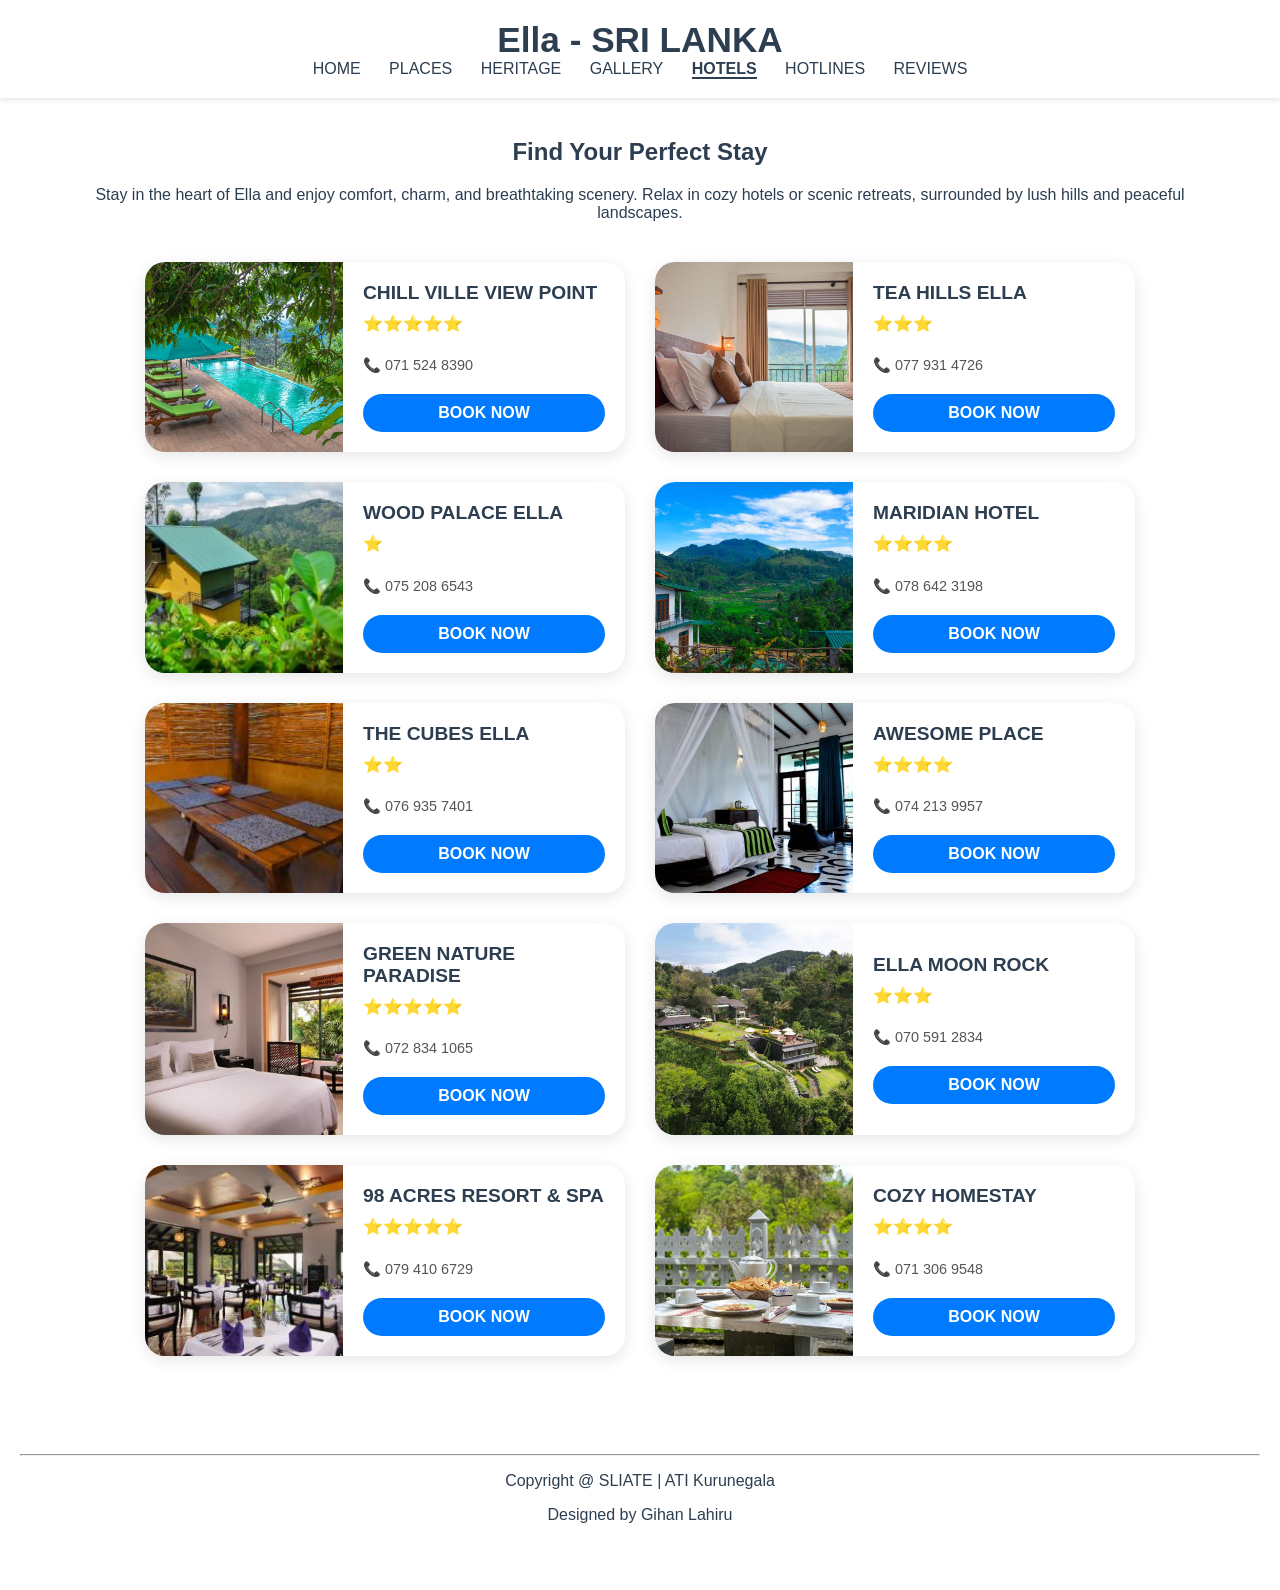
<file: hotels.html>
<!DOCTYPE html>
<html>

<head>
    <title>City Guide - Ella Hotels</title>
    <link rel="stylesheet" href="styles/css/hotels.css">
</head>

<body class="banner">

    <div id="topbar" class="topbar">
        <h1>Ella - SRI LANKA</h1>
        <nav>
            <a href="index.html">HOME</a>
            <a href="places.html">PLACES</a>
            <a href="heritage.html">HERITAGE</a>
            <a href="gallery.html">GALLERY</a>
            <a href="hotels.html" class="active">HOTELS</a>
            <a href="contacts.html">HOTLINES</a>
            <a href="reviews.html">REVIEWS</a>
        </nav>
    </div>

    <div class="content-container">
        <div class="intro-section">
            <h2>Find Your Perfect Stay</h2>
            <p>
                Stay in the heart of Ella and enjoy comfort, charm, and breathtaking scenery.
                Relax in cozy hotels or scenic retreats, surrounded by lush hills and peaceful landscapes.
            </p>
        </div>

        <div class="hotels-grid">

            <div class="hotel-card">
                <div class="hotel-img"><img src="styles/h1.jpg" alt="Hotel"></div>
                <div class="hotel-details">
                    <h3>CHILL VILLE VIEW POINT</h3>
                    <div class="stars">⭐⭐⭐⭐⭐</div>
                    <p class="tel">📞 071 524 8390</p>
                    <a target="_blank" href="https://www.booking.com/hotel/lk/chille-ville-view-point.html"
                        class="book-btn">BOOK NOW</a>
                </div>
            </div>

            <div class="hotel-card">
                <div class="hotel-img"><img src="styles/h2.jpg" alt="Hotel"></div>
                <div class="hotel-details">
                    <h3>TEA HILLS ELLA</h3>
                    <div class="stars">⭐⭐⭐</div>
                    <p class="tel">📞 077 931 4726</p>
                    <a target="_blank" href="https://www.booking.com/hotel/lk/tea-hills-ella.html" class="book-btn">BOOK
                        NOW</a>
                </div>
            </div>

            <div class="hotel-card">
                <div class="hotel-img"><img src="styles/h3.jpg" alt="Hotel"></div>
                <div class="hotel-details">
                    <h3>WOOD PALACE ELLA</h3>
                    <div class="stars">⭐</div>
                    <p class="tel">📞 075 208 6543</p>
                    <a target="_blank" href="https://www.booking.com/hotel/lk/wood-palace-ella1.html"
                        class="book-btn">BOOK NOW</a>
                </div>
            </div>

            <div class="hotel-card">
                <div class="hotel-img"><img src="styles/h4.jpg" alt="Hotel"></div>
                <div class="hotel-details">
                    <h3>MARIDIAN HOTEL</h3>
                    <div class="stars">⭐⭐⭐⭐</div>
                    <p class="tel">📞 078 642 3198</p>
                    <a target="_blank" href="https://www.booking.com/hotel/lk/maridian.html" class="book-btn">BOOK
                        NOW</a>
                </div>
            </div>

            <div class="hotel-card">
                <div class="hotel-img"><img src="styles/h5.jpg" alt="Hotel"></div>
                <div class="hotel-details">
                    <h3>THE CUBES ELLA</h3>
                    <div class="stars">⭐⭐</div>
                    <p class="tel">📞 076 935 7401</p>
                    <a target="_blank" href="https://www.booking.com/hotel/lk/the-cubes-ella-ella.html"
                        class="book-btn">BOOK NOW</a>
                </div>
            </div>

            <div class="hotel-card">
                <div class="hotel-img"><img src="styles/h6.jpg" alt="Hotel"></div>
                <div class="hotel-details">
                    <h3>AWESOME PLACE</h3>
                    <div class="stars">⭐⭐⭐⭐</div>
                    <p class="tel">📞 074 213 9957</p>
                    <a target="_blank" href="https://www.booking.com/hotel/lk/mount-paradise-ella.html"
                        class="book-btn">BOOK NOW</a>
                </div>
            </div>

            <div class="hotel-card">
                <div class="hotel-img"><img src="styles/h7.jpg" alt="Hotel"></div>
                <div class="hotel-details">
                    <h3>GREEN NATURE PARADISE</h3>
                    <div class="stars">⭐⭐⭐⭐⭐</div>
                    <p class="tel">📞 072 834 1065</p>
                    <a target="_blank" href="https://www.booking.com/hotel/lk/green-narture-paradise-ella.html"
                        class="book-btn">BOOK NOW</a>
                </div>
            </div>

            <div class="hotel-card">
                <div class="hotel-img"><img src="styles/h8.jpg" alt="Hotel"></div>
                <div class="hotel-details">
                    <h3>ELLA MOON ROCK</h3>
                    <div class="stars">⭐⭐⭐</div>
                    <p class="tel">📞 070 591 2834</p>
                    <a target="_blank" href="https://www.booking.com/hotel/lk/ella-moon-rock.html" class="book-btn">BOOK
                        NOW</a>
                </div>
            </div>

            <div class="hotel-card">
                <div class="hotel-img"><img src="styles/h9.jpg" alt="Hotel"></div>
                <div class="hotel-details">
                    <h3>98 ACRES RESORT & SPA</h3>
                    <div class="stars">⭐⭐⭐⭐⭐</div>
                    <p class="tel">📞 079 410 6729</p>
                    <a target="_blank" href="http://booking.com/hotel/lk/98-acres-resort-amp-spa-ella.html"
                        class="book-btn">BOOK NOW</a>
                </div>
            </div>

            <div class="hotel-card">
                <div class="hotel-img"><img src="styles/h10.jpg" alt="Hotel"></div>
                <div class="hotel-details">
                    <h3>COZY HOMESTAY</h3>
                    <div class="stars">⭐⭐⭐⭐</div>
                    <p class="tel">📞 071 306 9548</p>
                    <a target="_blank" href="https://www.booking.com/hotel/lk/cozy-home-stay.html" class="book-btn">BOOK
                        NOW</a>
                </div>
            </div>

        </div>
    </div>

    <footer class="footer">
        <hr>
        <p>Copyright @ <a href="http://www.sliate.ac.lk/">SLIATE</a> | ATI Kurunegala</p>
        <p>Designed by <a href="#">Gihan Lahiru</a></p>
    </footer>

    <script>
        window.onscroll = function () {
            let topbar = document.getElementById('topbar');
            if (window.pageYOffset > 50) {
                topbar.style.padding = "10px";
            } else {
                topbar.style.padding = "20px";
            }
        };
    </script>

</body>

</html>
</file>
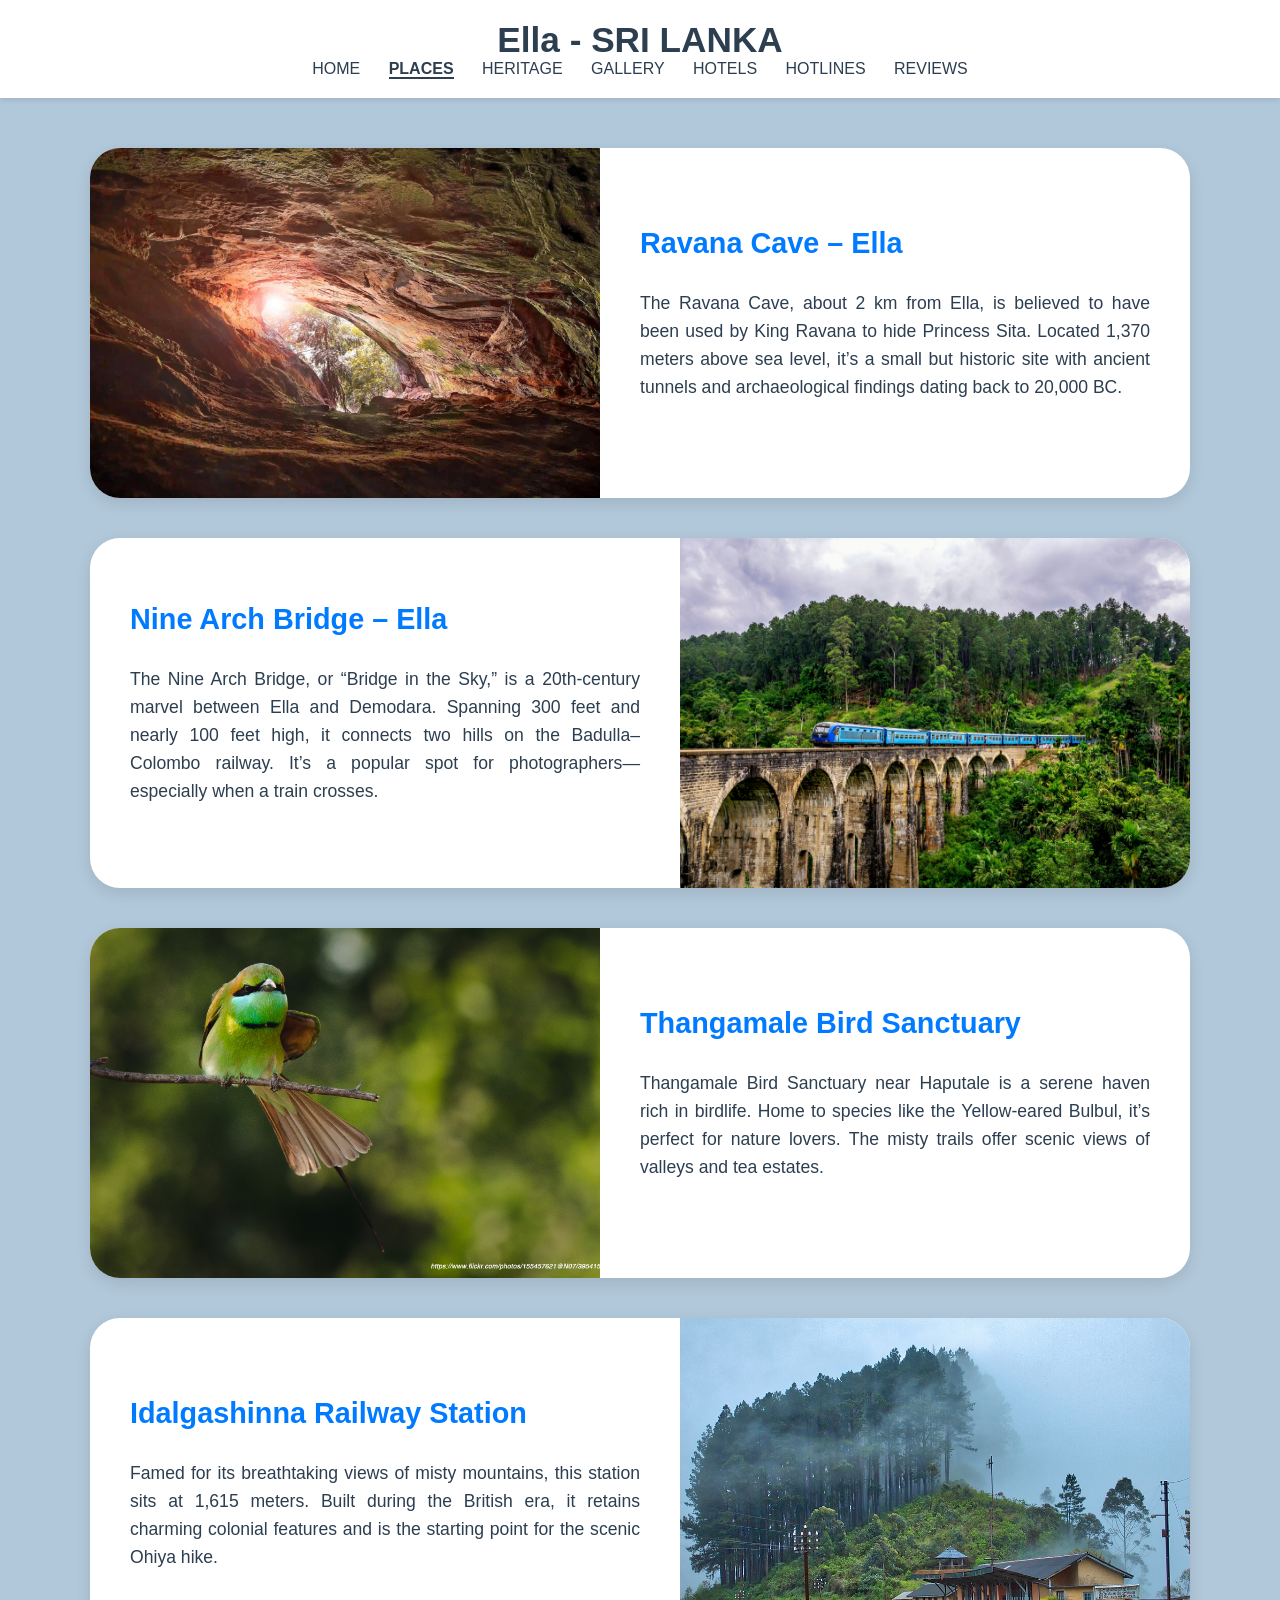
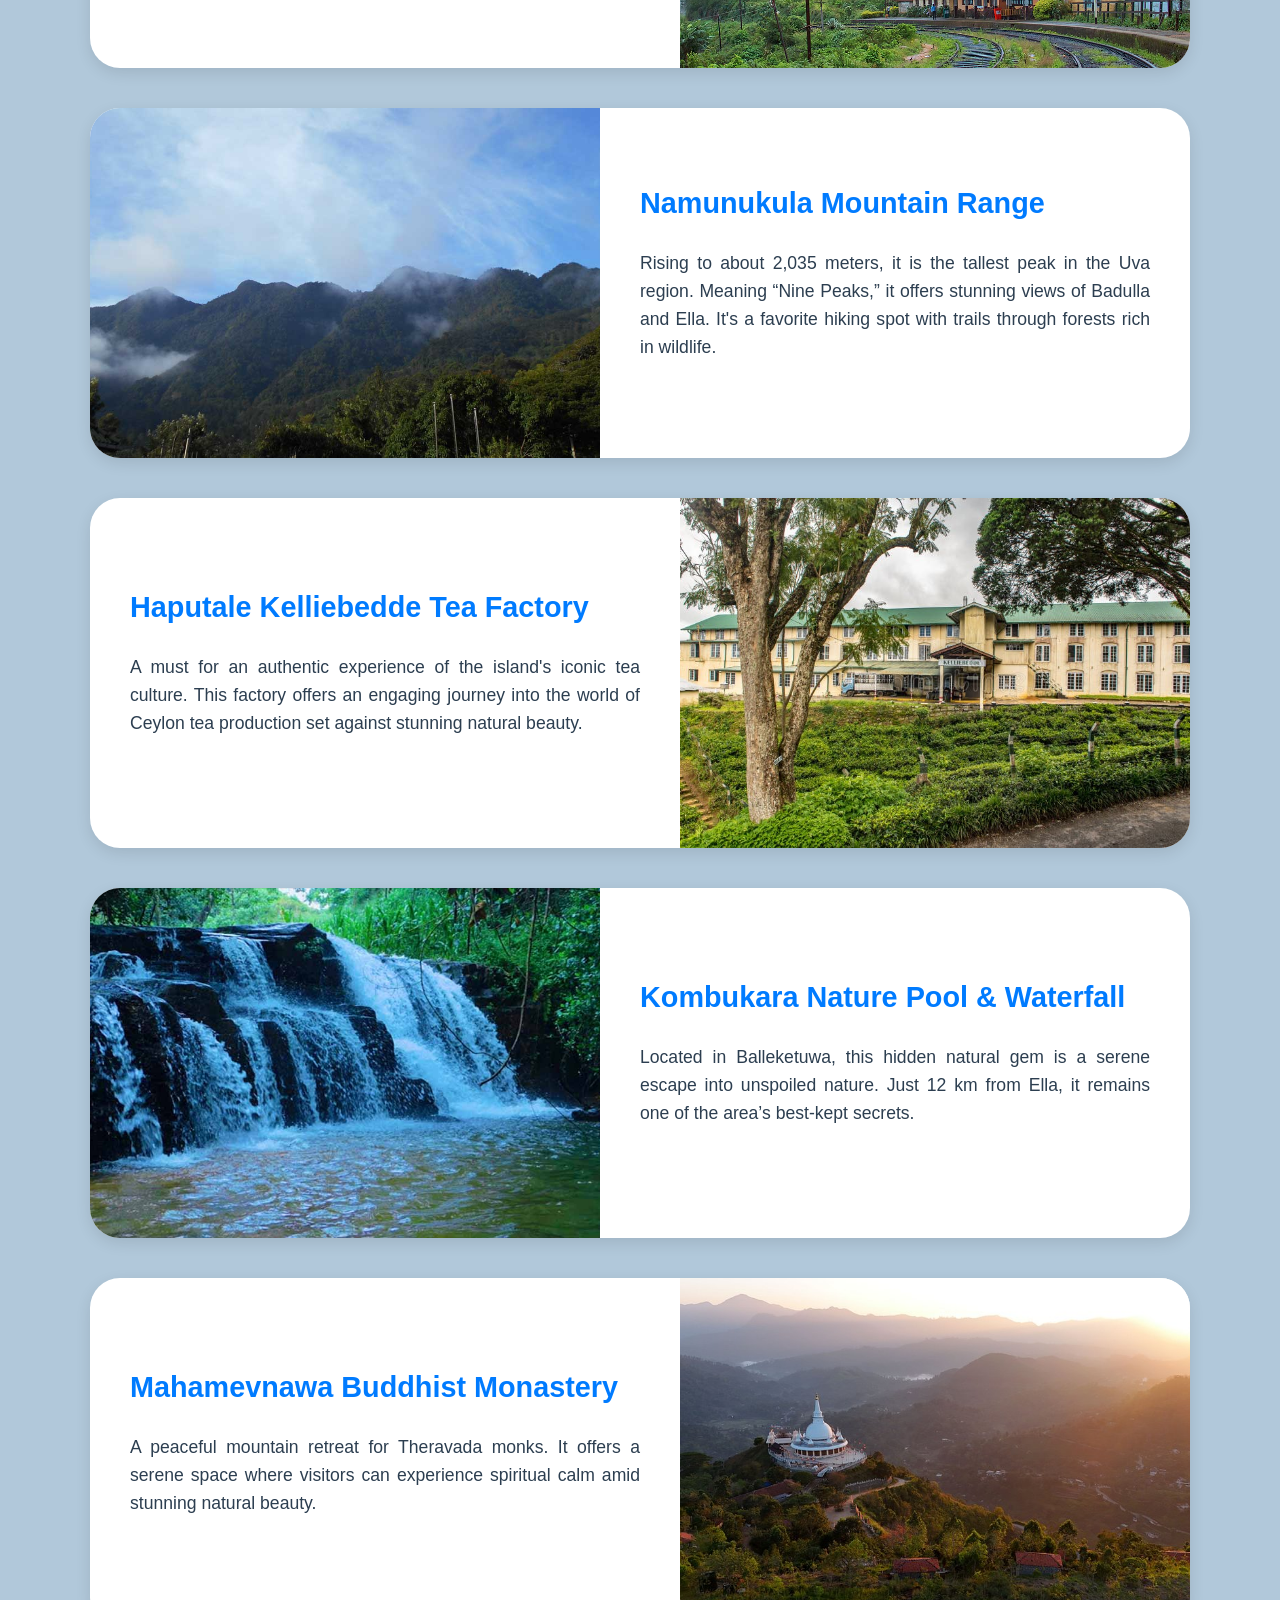
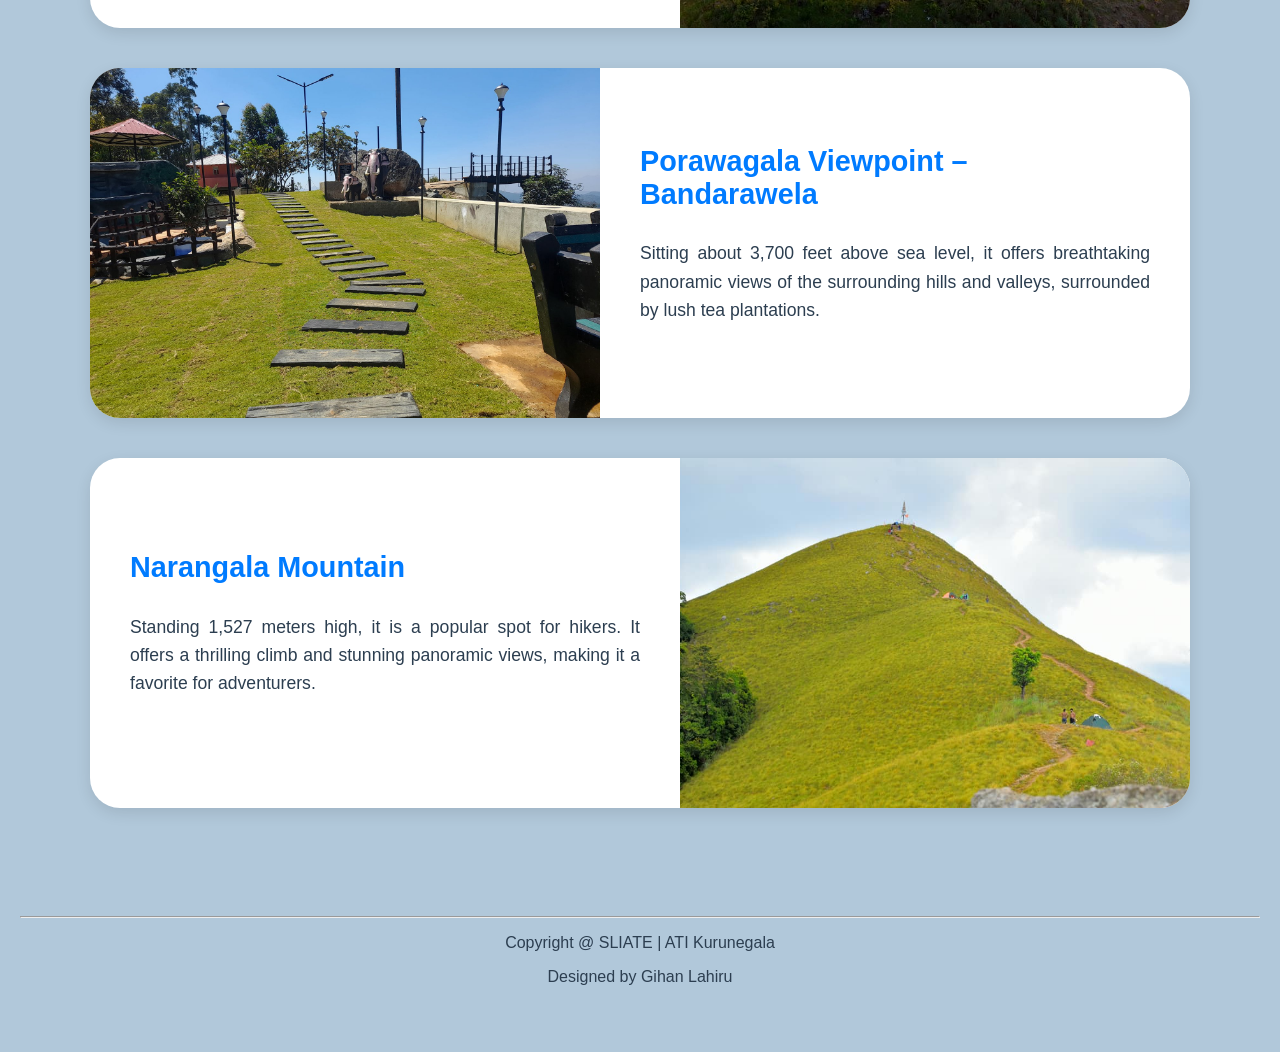
<file: places.html>
<!DOCTYPE html>
<html>

<head>
    <title>City Guide - Places to Visit</title>
    <link rel="stylesheet" href="styles/css/places.css">
</head>

<body class="banner">

    <div id="topbar" class="topbar">
        <h1>Ella - SRI LANKA</h1>
        <nav>
            <a href="index.html">HOME</a>
            <a href="places.html" class="active">PLACES</a>
            <a href="heritage.html">HERITAGE</a>
            <a href="gallery.html">GALLERY</a>
            <a href="hotels.html">HOTELS</a>
            <a href="contacts.html">HOTLINES</a>
            <a href="reviews.html">REVIEWS</a>
        </nav>
    </div>

    <div class="content-container">

        <div class="place-row" id="ho">
            <div class="place-img">
                <img src="styles/cave.jpg" alt="Ravana Cave">
            </div>
            <div class="place-text">
                <h3>Ravana Cave – Ella</h3>
                <p>The Ravana Cave, about 2 km from Ella, is believed to have been used by King Ravana to hide Princess
                    Sita. Located 1,370 meters above sea level, it’s a small but historic site with ancient tunnels and
                    archaeological findings dating back to 20,000 BC.</p>
            </div>
        </div>

        <div class="place-row reverse" id="ho">
            <div class="place-img">
                <img src="styles/bb.jpg" alt="Nine Arch Bridge">
            </div>
            <div class="place-text">
                <h3>Nine Arch Bridge – Ella</h3>
                <p>The Nine Arch Bridge, or “Bridge in the Sky,” is a 20th-century marvel between Ella and Demodara.
                    Spanning 300 feet and nearly 100 feet high, it connects two hills on the Badulla–Colombo railway.
                    It’s a popular spot for photographers—especially when a train crosses.</p>
            </div>
        </div>

        <div class="place-row" id="ho">
            <div class="place-img">
                <img src="styles/bird.jpg" alt="Thangamale Bird Sanctuary">
            </div>
            <div class="place-text">
                <h3>Thangamale Bird Sanctuary</h3>
                <p>Thangamale Bird Sanctuary near Haputale is a serene haven rich in birdlife. Home to species like the
                    Yellow-eared Bulbul, it’s perfect for nature lovers. The misty trails offer scenic views of valleys
                    and tea estates.</p>
            </div>
        </div>

        <div class="place-row reverse" id="ho">
            <div class="place-img">
                <img src="styles/idalgashinna.jpg" alt="Idalgashinna Station">
            </div>
            <div class="place-text">
                <h3>Idalgashinna Railway Station</h3>
                <p>Famed for its breathtaking views of misty mountains, this station sits at 1,615 meters. Built during
                    the British era, it retains charming colonial features and is the starting point for the scenic
                    Ohiya hike.</p>
            </div>
        </div>

        <div class="place-row" id="ho">
            <div class="place-img">
                <img src="styles/namunukula.jpg" alt="Namunukula Range">
            </div>
            <div class="place-text">
                <h3>Namunukula Mountain Range</h3>
                <p>Rising to about 2,035 meters, it is the tallest peak in the Uva region. Meaning “Nine Peaks,” it
                    offers stunning views of Badulla and Ella. It's a favorite hiking spot with trails through forests
                    rich in wildlife.</p>
            </div>
        </div>

        <div class="place-row reverse" id="ho">
            <div class="place-img">
                <img src="styles/tea-factory.jpg" alt="Tea Factory">
            </div>
            <div class="place-text">
                <h3>Haputale Kelliebedde Tea Factory</h3>
                <p>A must for an authentic experience of the island's iconic tea culture. This factory offers an
                    engaging journey into the world of Ceylon tea production set against stunning natural beauty.</p>
            </div>
        </div>

        <div class="place-row" id="ho">
            <div class="place-img">
                <img src="styles/Kombukara.jpg" alt="Nature Pool">
            </div>
            <div class="place-text">
                <h3>Kombukara Nature Pool & Waterfall</h3>
                <p>Located in Balleketuwa, this hidden natural gem is a serene escape into unspoiled nature. Just 12 km
                    from Ella, it remains one of the area’s best-kept secrets.</p>
            </div>
        </div>

        <div class="place-row reverse" id="ho">
            <div class="place-img">
                <img src="styles/mahamevnawa.jpg" alt="Monastery">
            </div>
            <div class="place-text">
                <h3>Mahamevnawa Buddhist Monastery</h3>
                <p>A peaceful mountain retreat for Theravada monks. It offers a serene space where visitors can
                    experience spiritual calm amid stunning natural beauty.</p>
            </div>
        </div>

        <div class="place-row" id="ho">
            <div class="place-img">
                <img src="styles/porawagala.jpg" alt="Viewpoint">
            </div>
            <div class="place-text">
                <h3>Porawagala Viewpoint – Bandarawela</h3>
                <p>Sitting about 3,700 feet above sea level, it offers breathtaking panoramic views of the surrounding
                    hills and valleys, surrounded by lush tea plantations.</p>
            </div>
        </div>

        <div class="place-row reverse" id="ho">
            <div class="place-img">
                <img src="styles/narangala.jpg" alt="Mountain">
            </div>
            <div class="place-text">
                <h3>Narangala Mountain</h3>
                <p>Standing 1,527 meters high, it is a popular spot for hikers. It offers a thrilling climb and stunning
                    panoramic views, making it a favorite for adventurers.</p>
            </div>
        </div>

    </div>

    <footer class="footer">
        <hr>
        <p>Copyright @ <a href="http://www.sliate.ac.lk/">SLIATE</a> | ATI Kurunegala</p>
        <p>Designed by Gihan Lahiru</p>
    </footer>

    <script>
        window.onscroll = function () {
            let topbar = document.getElementById('topbar');
            if (window.pageYOffset > 50) {
                topbar.style.padding = "10px";
            } else {
                topbar.style.padding = "20px";
            }
        };
    </script>
</body>

</html>
</file>
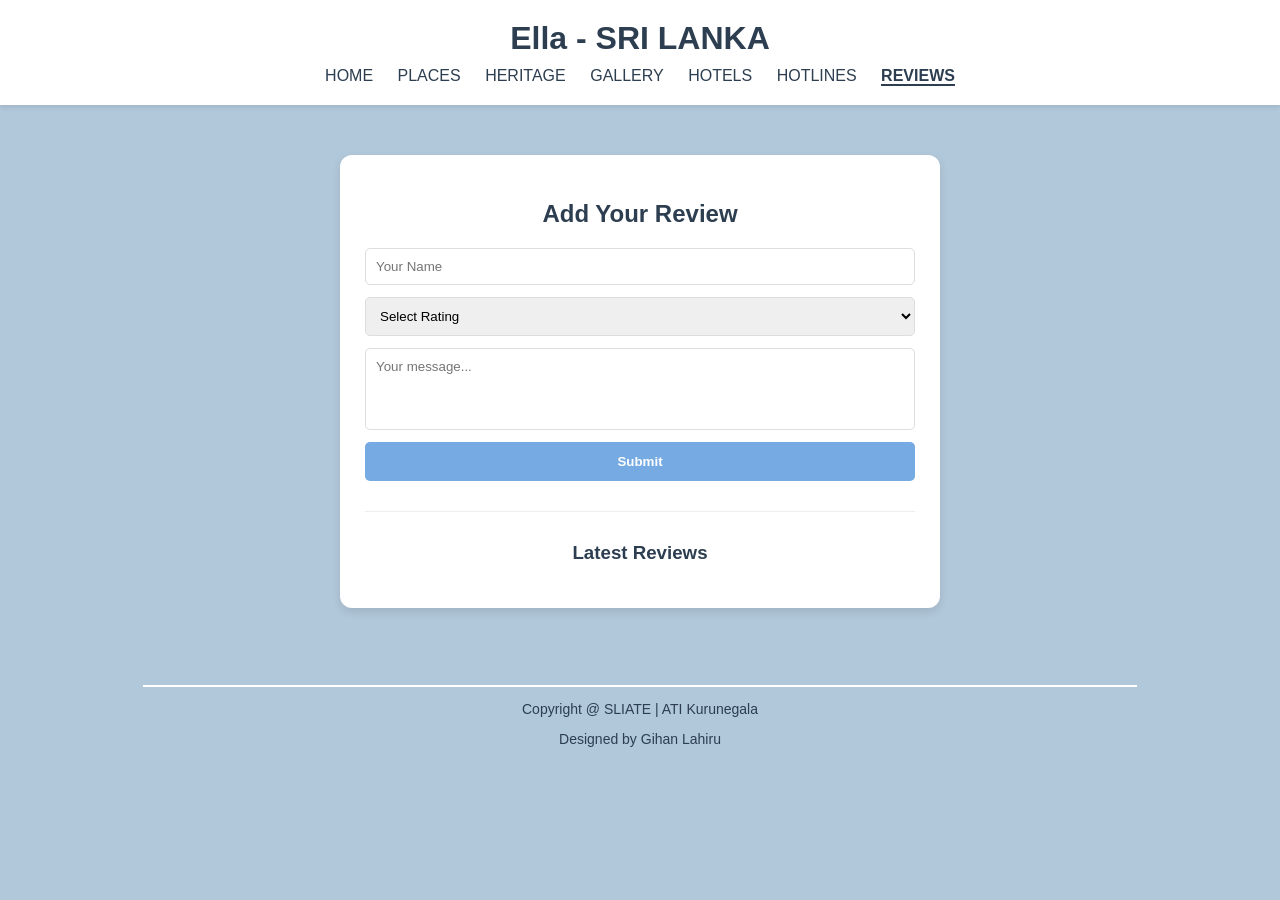
<file: reviews.html>
<!DOCTYPE html>
<html>

<head>
    <title>City Guide - Ella</title>
    <link rel="stylesheet" href="styles/css/reviews.css">
</head>

<body>

    <div id="topbar" class="topbar">
        <h1>Ella - SRI LANKA</h1>
        <nav>
            <a href="index.html">HOME</a>
            <a href="places.html">PLACES</a>
            <a href="heritage.html">HERITAGE</a>
            <a href="gallery.html">GALLERY</a>
            <a href="hotels.html">HOTELS</a>
            <a href="contacts.html">HOTLINES</a>
            <a href="reviews.html" class="active">REVIEWS</a>
        </nav>
    </div>

    <div class="review-box">
        <h2>Add Your Review</h2>

        <div class="form-container">
            <input type="text" id="name" placeholder="Your Name">

            <select id="rating">
                <option value="">Select Rating</option>
                <option value="★★★★★">★★★★★</option>
                <option value="★★★★">★★★★</option>
                <option value="★★★">★★★</option>
                <option value="★★">★★</option>
                <option value="★">★</option>
            </select>

            <textarea id="comment" placeholder="Your message..." rows="4"></textarea>

            <button onclick="addReview()">Submit</button>
        </div>

        <hr class="divider">

        <h3>Latest Reviews</h3>
        <div id="reviews"></div>
    </div>

    <footer class="footer">
        <hr>
        <p>Copyright @ <a href="http://www.sliate.ac.lk/">SLIATE</a> | ATI Kurunegala</p>
        <p>Designed by <a href="#">Gihan Lahiru</a></p>
    </footer>

    <script>
        window.onscroll = function () {
            let topbar = document.getElementById('topbar');
            if (window.pageYOffset > 50) {
                topbar.style.padding = "10px";
            } else {
                topbar.style.padding = "20px";
            }
        };

        function addReview() {
            let name = document.getElementById("name").value;
            let rating = document.getElementById("rating").value;
            let comment = document.getElementById("comment").value;

            if (!name || !rating || !comment) {
                alert("Please fill all fields!");
                return;
            }

            let reviewHTML = `
                <div class="review-item">
                    <strong class="user-name">${name}</strong> 
                    <span class="user-rating">${rating}</span>
                    <p class="user-comment">${comment}</p>
                </div>`;

            document.getElementById("reviews").insertAdjacentHTML('afterbegin', reviewHTML);

            document.getElementById("name").value = "";
            document.getElementById("rating").value = "";
            document.getElementById("comment").value = "";
        }
    </script>

</body>

</html>
</file>
<file: styles/css/home.css>
body {
    background-color: #b1c8da;
    font-family: 'Fredoka', sans-serif;
    margin: 0;
    padding: 0;
    color: #2C3E50;
}


.topbar {
    background: white;
    padding: 20px;
    text-align: center;
    position: sticky;
    top: 0;
    z-index: 1000;
    box-shadow: 0 2px 5px rgba(0, 0, 0, 0.1);
    transition: 0.3s;
}

.topbar h1 {
    margin: 0;
    color: #2C3E50;
    font-size: 2.2rem;
}

.topbar nav {
    margin-top: 10px;
}

.topbar nav a {
    margin: 0 12px;
    text-decoration: none;
    color: #2C3E50;
    font-size: 1rem;
}

.topbar nav a.active {
    font-weight: bold;
    border-bottom: 2px solid #2C3E50;
}


.content-container {
    max-width: 1000px;
    margin: 30px auto;
    padding: 0 20px;
}

.hero-section {
    text-align: center;
    margin-bottom: 30px;
}

#main_img {
    width: 100%;
    border-radius: 20px;
    box-shadow: 0 4px 15px rgba(0, 0, 0, 0.2);
}

.info-card {
    background: white;
    padding: 40px;
    border-radius: 15px;
    box-shadow: 0 4px 10px rgba(0, 0, 0, 0.05);
    margin-bottom: 30px;
}

.paragraph {
    font-size: 1.2rem;
    line-height: 1.8;
    text-align: justify;
}

.section-title {
    text-align: center;
    font-size: 1.8rem;
    margin-bottom: 25px;
}

.section-title.blue {
    color: #76aae2;
}


.map-container {
    border-radius: 15px;
    overflow: hidden;
    box-shadow: 0 4px 10px rgba(0, 0, 0, 0.1);
}


.season-list {
    display: grid;
    grid-template-columns: 1fr 1fr;
    gap: 20px;
}

.season-item {
    background: #f9f9f9;
    padding: 20px;
    border-radius: 10px;
    border-left: 4px solid #76aae2;
}

.season-item strong {
    display: block;
    margin-bottom: 5px;
    color: #2C3E50;
}

.tips-list {
    list-style: none;
    padding: 0;
}

.tips-list li {
    padding: 10px 0;
    border-bottom: 1px solid #eee;
    font-size: 1.1rem;
}

.tips-list li::before {
    content: "📍 ";
}

.section-divider {
    border: 0;
    height: 1px;
    background: #76aae2;
    margin: 40px auto;
    width: 50%;
}

.footer {
    text-align: center;
    padding: 40px 20px;
}

.footer hr {
    width: 60%;
    border: 0.5px solid #fff;
}

.footer a {
    color: inherit;
    text-decoration: none;
}
</file>
<file: styles/css/contacts.css>
body {
    background-color: #b1c8da;
    font-family: 'Fredoka', sans-serif;
    margin: 0;
    padding: 0;
    color: #2C3E50;
}


.topbar {
    background: white;
    padding: 20px;
    text-align: center;
    position: sticky;
    top: 0;
    z-index: 1000;
    box-shadow: 0 2px 5px rgba(0, 0, 0, 0.1);
    transition: 0.3s;
}

.topbar h1 {
    margin: 0;
    color: #2C3E50;
    font-size: 2.5rem;
}

.topbar nav {
    margin-top: 10px;
}

.topbar nav a {
    margin: 0 15px;
    text-decoration: none;
    color: #2C3E50;
    font-size: 1.1rem;
    transition: 0.3s;
}

.topbar nav a.active {
    font-weight: bold;
    border-bottom: 2px solid #2C3E50;
}


.content-container {
    max-width: 900px;
    margin: 40px auto;
    background: white;
    padding: 40px;
    border-radius: 15px;
    box-shadow: 0 4px 15px rgba(0, 0, 0, 0.1);
}

.main-title {
    text-align: center;
    font-size: 2rem;
    margin-bottom: 20px;
}

.description {
    text-align: center;
    line-height: 1.6;
    font-size: 1.1rem;
    margin-bottom: 40px;
    color: #555;
}


.contact-table {
    width: 100%;
    border-collapse: collapse;
    margin-bottom: 20px;
}

.contact-table thead th {
    background-color: #76aae2;
    color: white;
    text-align: left;
    padding: 15px;
    font-size: 1.3rem;
    border-radius: 5px;
}

.contact-table td {
    padding: 12px 15px;
    border-bottom: 1px solid #eee;
    font-size: 1.1rem;
}

.contact-table td a {
    color: #007BFF;
    text-decoration: none;
    font-weight: 600;
}

.contact-table tr:hover {
    background-color: #f9f9f9;
}


.footer {
    text-align: center;
    padding: 40px 20px;
    font-size: 0.9rem;
}

.footer hr {
    width: 60%;
    border: 0.5px solid #fff;
    margin-bottom: 15px;
}

.footer a {
    color: inherit;
    text-decoration: none;
}
</file>
<file: styles/css/gallery.css>
body {
    background-color: #b1c8da;
    font-family: 'Fredoka', sans-serif;
    margin: 0;
    padding: 0;
    color: #2C3E50;
}


.topbar {
    background: white;
    padding: 20px;
    text-align: center;
    position: sticky;
    top: 0;
    z-index: 1000;
    box-shadow: 0 2px 5px rgba(0, 0, 0, 0.1);
    transition: 0.3s;
}

.topbar h1 {
    margin: 0;
    color: #2C3E50;
    font-size: 2.2rem;
}

.topbar nav {
    margin-top: 10px;
}

.topbar nav a {
    margin: 0 12px;
    text-decoration: none;
    color: #2C3E50;
    font-size: 1rem;
    transition: 0.3s;
}

.topbar nav a.active {
    font-weight: bold;
    border-bottom: 2px solid #2C3E50;
}


.content-container {
    max-width: 1200px;
    margin: 30px auto;
    padding: 20px;
}

.intro-text {
    font-size: 1.8rem;
    text-align: center;
    margin-bottom: 30px;
    color: #2C3E50;
}


.gallery-grid {
    display: flex;
    flex-wrap: wrap;
    justify-content: center;
    gap: 20px;
    margin-bottom: 40px;
}

.galleryimg {
    transition: transform 0.3s ease;
}

.galleryimg img {
    width: 260px;
    height: 320px;
    object-fit: cover;

    border-radius: 15px;
    box-shadow: 0 4px 8px rgba(0, 0, 0, 0.1);
}

.galleryimg:hover {
    transform: scale(1.05);
}


.quote-box {
    text-align: center;
    margin: 40px 0;
}

.quote-box p {
    font-size: 1.2rem;
    padding: 10px 10%;
    line-height: 1.5;
}

.quote-box hr {
    width: 80%;
    border: 0;
    border-top: 1px solid #76aae2;
}


.footer {
    text-align: center;
    padding: 40px 20px;
    font-size: 0.9rem;
}

.footer hr {
    width: 60%;
    border: 0.5px solid #fff;
    margin-bottom: 10px;
}

.footer a {
    color: inherit;
    text-decoration: none;
}
</file>
<file: styles/css/heritage.css>
body {
    background-color: #b1c8da;
    font-family: 'Fredoka', sans-serif;
    margin: 0;
    padding: 0;
    color: #2C3E50;
}


.topbar {
    background: white;
    padding: 20px;
    text-align: center;
    position: sticky;
    top: 0;
    z-index: 1000;
    box-shadow: 0 2px 5px rgba(0, 0, 0, 0.1);
    transition: 0.3s;
}

.topbar h1 {
    margin: 0;
    color: #2C3E50;
    font-size: 2.2rem;
}

.topbar nav {
    margin-top: 10px;
}

.topbar nav a {
    margin: 0 12px;
    text-decoration: none;
    color: #2C3E50;
    font-size: 1rem;
    transition: 0.3s;
}

.topbar nav a.active {
    font-weight: bold;
    border-bottom: 2px solid #2C3E50;
}


.content-container {
    max-width: 850px;
    margin: 40px auto;
    background: white;
    padding: 40px;
    border-radius: 15px;
    box-shadow: 0 4px 15px rgba(0, 0, 0, 0.1);
}

.section-intro {
    text-align: center;
    margin-bottom: 30px;
}

.section-intro h2 {
    font-size: 2rem;
    margin-bottom: 15px;
}

.section-intro p {
    font-size: 1.1rem;
    line-height: 1.8;
    color: #555;
    text-align: justify;
}


.heritage-item {
    text-align: center;
    margin: 40px 0;
}

.heritage-item h3 {
    font-size: 1.8rem;
    margin-bottom: 20px;
    color: #2C3E50;
}

.image-wrapper img {
    width: 100%;
    height: auto;
    border-radius: 15px;
    box-shadow: 0 4px 10px rgba(0, 0, 0, 0.1);
    margin-bottom: 20px;
}

.heritage-item p {
    font-size: 1.1rem;
    line-height: 1.7;
    text-align: justify;
    color: #444;
}

.section-divider {
    border: 0;
    border-top: 1px solid #76aae2;
    width: 60%;
    margin: 20px auto;
}


.footer {
    text-align: center;
    padding: 40px 20px;
    font-size: 0.9rem;
}

.footer hr {
    width: 60%;
    border: 0.5px solid #fff;
    margin-bottom: 10px;
}

.footer a {
    color: inherit;
    text-decoration: none;
}
</file>
<file: styles/css/hotels.css>
.header-title {
    background-color: #007BFF;
    padding: 30px 0;
    text-align: center;
}

.title-content {
    color: #2C3E50;
    font-size: 2cm;
    font-weight: 500;
}

.navbar {
    background-color: #007BFF;
    border-bottom-left-radius: 20px;
    border-bottom-right-radius: 20px;
    text-align: center;
    padding: 15px 0;
    position: -webkit-sticky;
    position: sticky;
    top: 0;
    z-index: 1000;
}

.navbar ul {
    margin: 0;
    padding: 0;
}

.navbar li {
    display: inline-block;
    margin: 0 35px;
}

body {
    background-color: #b1c8da;
    font-family: 'Fredoka', sans-serif;
    margin: 0;
    padding: 0;
    color: #2C3E50;
}


.topbar {
    background: white;
    padding: 20px;
    text-align: center;
    position: sticky;
    top: 0;
    z-index: 1000;
    box-shadow: 0 2px 5px rgba(0, 0, 0, 0.1);
    transition: 0.3s;
}

.topbar h1 {
    margin: 0;
    font-size: 2.2rem;
}

.topbar nav a {
    margin: 0 12px;
    text-decoration: none;
    color: #2C3E50;
    font-size: 1rem;
}

.topbar nav a.active {
    font-weight: bold;
    border-bottom: 2px solid #2C3E50;
}


.content-container {
    max-width: 1100px;
    margin: 40px auto;
    padding: 0 20px;
}

.intro-section {
    text-align: center;
    margin-bottom: 40px;
}


.hotels-grid {
    display: flex;
    flex-wrap: wrap;
    gap: 30px;
    justify-content: center;
}


.hotel-card {
    background: white;
    width: 480px;

    display: flex;
    border-radius: 20px;
    overflow: hidden;
    box-shadow: 0 4px 15px rgba(0, 0, 0, 0.1);
    transition: 0.3s;
}

.hotel-card:hover {
    transform: translateY(-5px);
    box-shadow: 0 8px 25px rgba(0, 0, 0, 0.15);
}

.hotel-img {
    width: 45%;
}

.hotel-img img {
    width: 100%;
    height: 100%;
    object-fit: cover;
}

.hotel-details {
    width: 55%;
    padding: 20px;
    display: flex;
    flex-direction: column;
    justify-content: center;
}

.hotel-details h3 {
    margin: 0 0 10px 0;
    font-size: 1.2rem;
}

.stars {
    margin-bottom: 10px;
    font-size: 1rem;
}

.tel {
    font-size: 0.9rem;
    color: #555;
    margin-bottom: 20px;
}

.book-btn {
    display: inline-block;
    background: #007BFF;
    color: white;
    text-decoration: none;
    padding: 10px 20px;
    border-radius: 25px;
    text-align: center;
    font-weight: 600;
    transition: 0.3s;
}

.book-btn:hover {
    background: #0056b3;
}

.footer {
    text-align: center;
    padding: 50px 20px;
}

.footer a {
    text-decoration: none;
    color: inherit;
}

.navbar a {
    text-decoration: none;
    color: #2C3E50;
    font-size: x-large;
    font-weight: 400;
    transition: 0.3s;
}

.navbar a:hover {
    color: #000000;
    border-bottom: 5px solid #000000;
}

.active {
    border-bottom: 5px solid #2C3E50;
}

.banner {
    background-color: #ffffff;
    font-family: 'Fredoka', sans-serif;
}

.hotel {

    transition: transform 0.3s ease;
}

.hotel:hover {
    transform: scale(1.1);
}
</file>
<file: styles/css/places.css>
body {
    background-color: #b1c8da;
    font-family: 'Fredoka', sans-serif;
    margin: 0;
    padding: 0;
    color: #2C3E50;
}


.topbar {
    background: white;
    padding: 20px;
    text-align: center;
    position: sticky;
    top: 0;
    z-index: 1000;
    box-shadow: 0 2px 5px rgba(0, 0, 0, 0.1);
    transition: 0.3s;
}

.topbar h1 {
    margin: 0;
    font-size: 2.2rem;
}

.topbar nav a {
    margin: 0 12px;
    text-decoration: none;
    color: #2C3E50;
    font-size: 1rem;
}

.topbar nav a.active {
    font-weight: bold;
    border-bottom: 2px solid #2C3E50;
}


.content-container {
    max-width: 1100px;
    margin: 50px auto;
    padding: 0 20px;
}

.place-row {
    display: flex;
    align-items: center;
    background: white;
    margin-bottom: 40px;
    border-radius: 30px;
    overflow: hidden;
    box-shadow: 0 5px 15px rgba(0, 0, 0, 0.1);
    transition: transform 0.3s ease;
}


.place-img {
    flex: 1;
    height: 350px;
}

.place-img img {
    width: 100%;
    height: 100%;
    object-fit: cover;
}

.place-text {
    flex: 1;
    padding: 40px;
}

.place-text h3 {
    margin-top: 0;
    color: #007BFF;
    font-size: 1.8rem;
}

.place-text p {
    font-size: 1.1rem;
    line-height: 1.6;
    text-align: justify;
}


.reverse {
    flex-direction: row-reverse;
}


#ho:hover {
    transform: scale(1.02);
}


.footer {
    text-align: center;
    padding: 50px 20px;
}

.footer a {
    text-decoration: none;
    color: inherit;
}
</file>
<file: styles/css/reviews.css>
body {
    background-color: #b1c8da;
    font-family: 'Fredoka', sans-serif;
    margin: 0;
    padding: 0;
}

.topbar {
    background: white;
    padding: 20px;
    text-align: center;
    position: sticky;
    top: 0;
    z-index: 1000;
    box-shadow: 0 2px 5px rgba(0, 0, 0, 0.1);
    transition: 0.3s;
}

.topbar h1 {
    margin: 0;
    color: #2C3E50;
}

.topbar nav {
    margin-top: 10px;
}

.topbar nav a {
    margin: 0 10px;
    text-decoration: none;
    color: #2C3E50;
}

.topbar nav a.active {
    font-weight: bold;
    border-bottom: 2px solid #2C3E50;
}

.review-box {
    max-width: 550px;
    margin: 50px auto;
    background: white;
    padding: 25px;
    border-radius: 12px;
    box-shadow: 0 4px 10px rgba(0, 0, 0, 0.1);
}

.review-box h2,
.review-box h3 {
    text-align: center;
    color: #2C3E50;
}

.form-container {
    display: flex;
    flex-direction: column;
    gap: 12px;
}

.form-container input,
.form-container select,
.form-container textarea {
    padding: 10px;
    border: 1px solid #ddd;
    border-radius: 5px;
    outline: none;
    font-family: 'Fredoka', sans-serif;
}

.form-container textarea {
    resize: none;
}

.form-container button {
    padding: 12px;
    border: none;
    background: #76aae2;
    color: white;
    border-radius: 5px;
    cursor: pointer;
    font-weight: bold;
    font-family: 'Fredoka', sans-serif;
}

.divider {
    margin: 30px 0;
    border: 0;
    border-top: 1px solid #eee;
}

.review-item {
    background: #fdfdfd;
    padding: 15px;
    border-radius: 8px;
    border-left: 4px solid #76aae2;
    margin-bottom: 10px;
}

.user-name {
    color: #2C3E50;
}

.user-rating {
    color: #f1c40f;
    margin-left: 10px;
}

.user-comment {
    margin: 5px 0 0;
    font-size: 14px;
    color: #666;
}

.footer {
    text-align: center;
    padding: 20px;
    color: #2C3E50;
    font-size: 14px;
}

.footer hr {
    width: 80%;
    border: 0.5px solid #fff;
}

.footer a {
    color: inherit;
    text-decoration: none;
}
</file>
